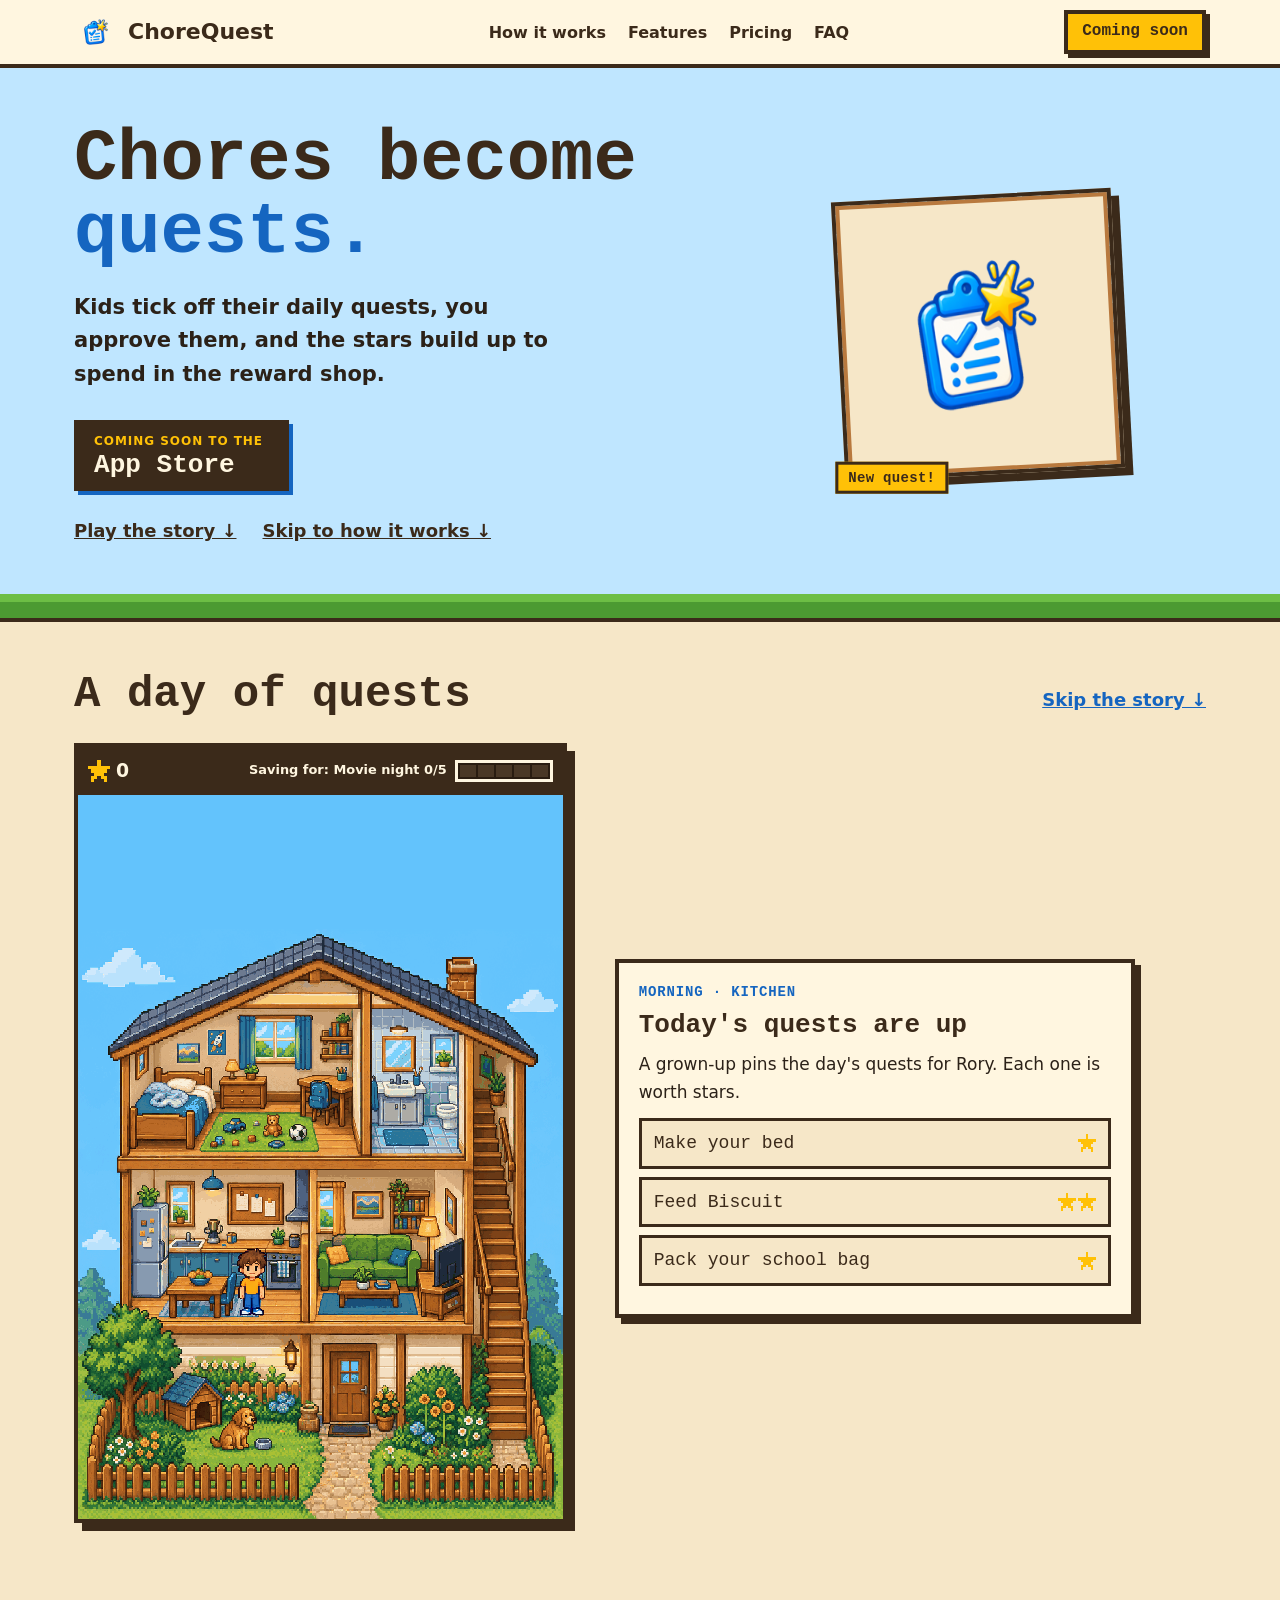
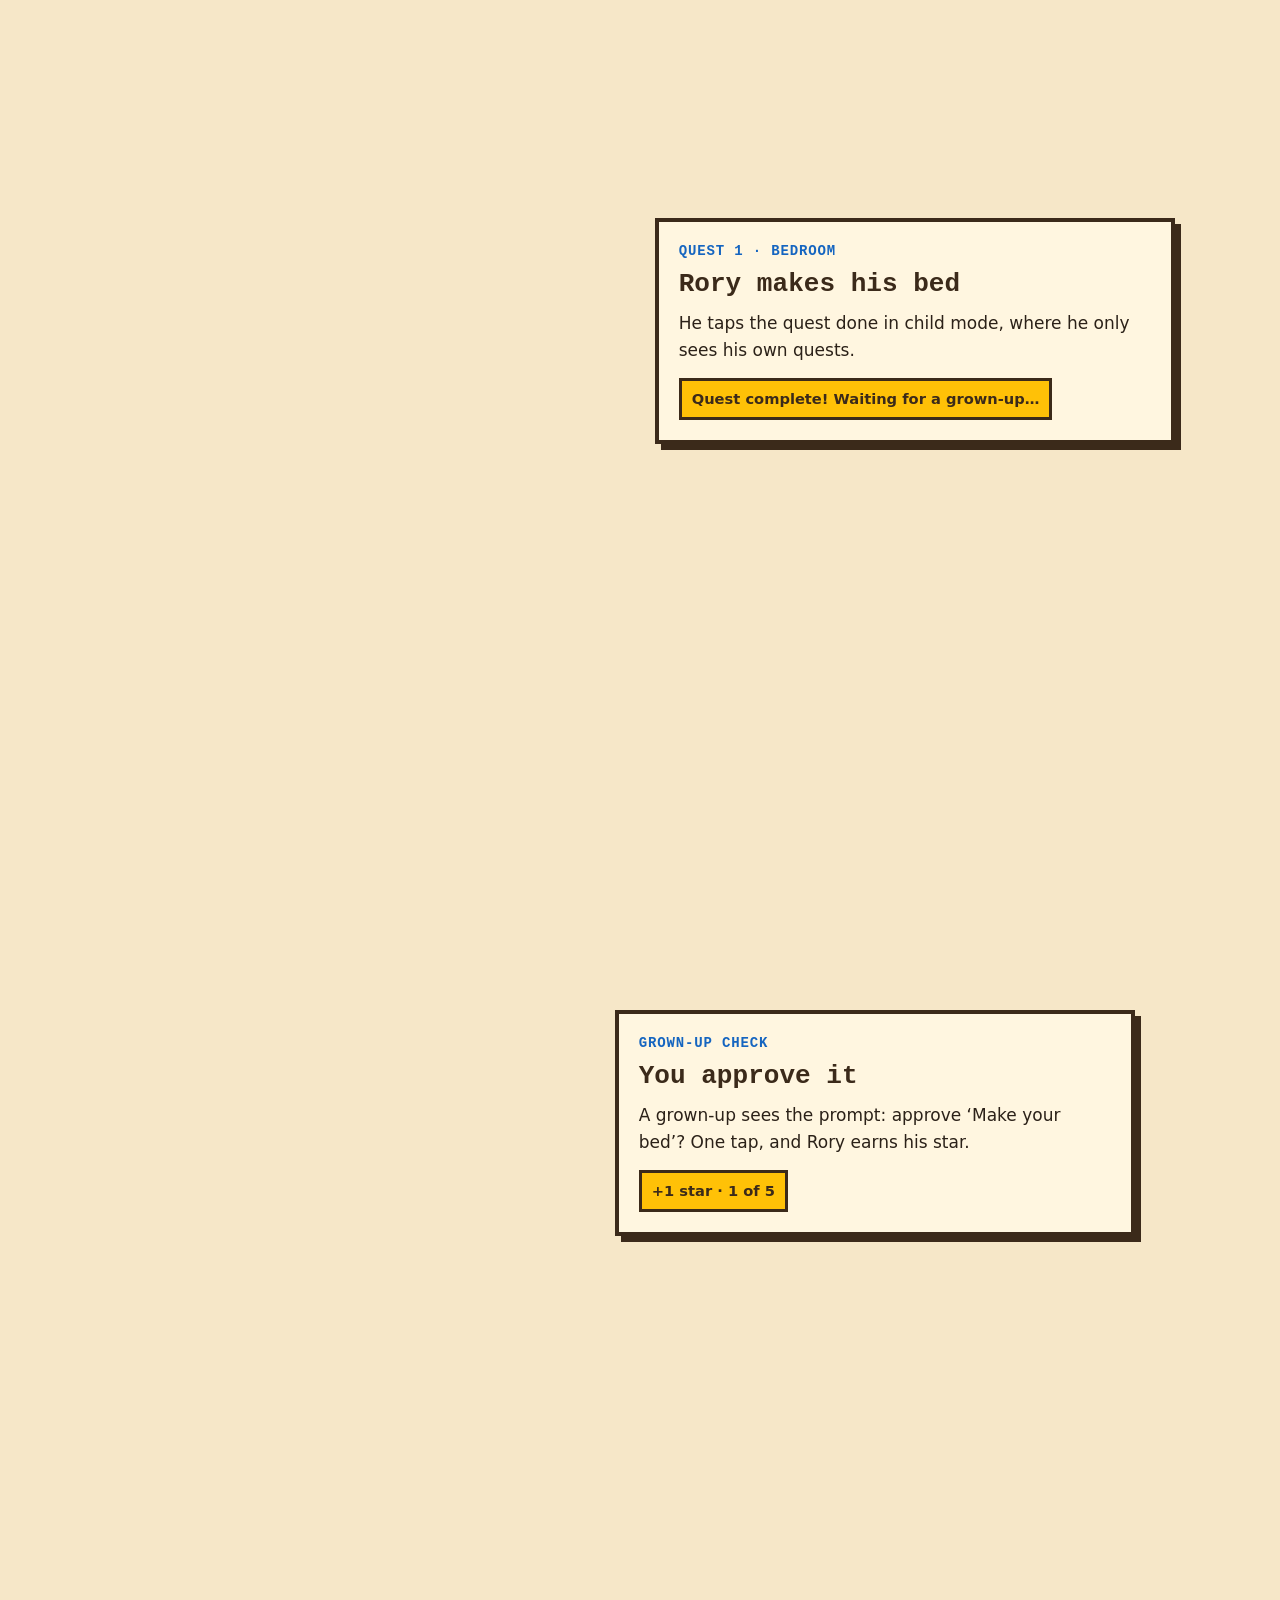
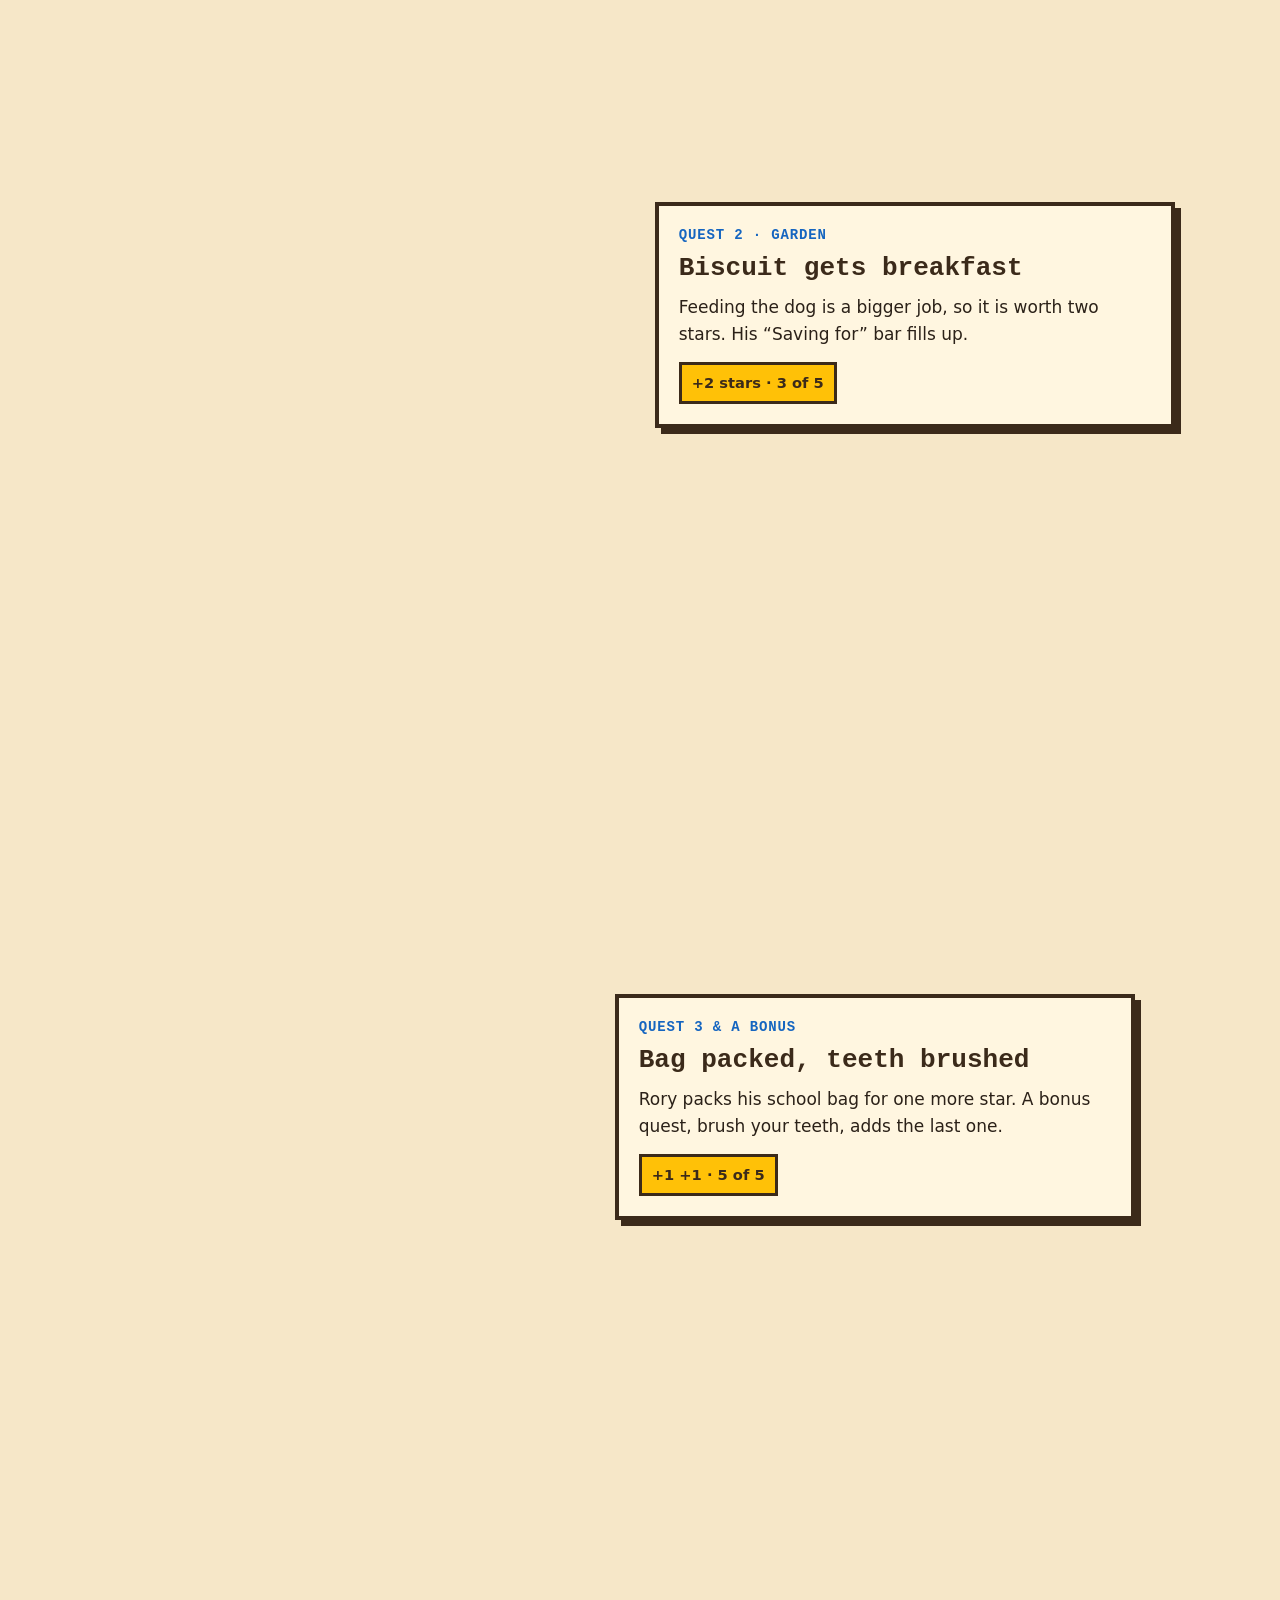
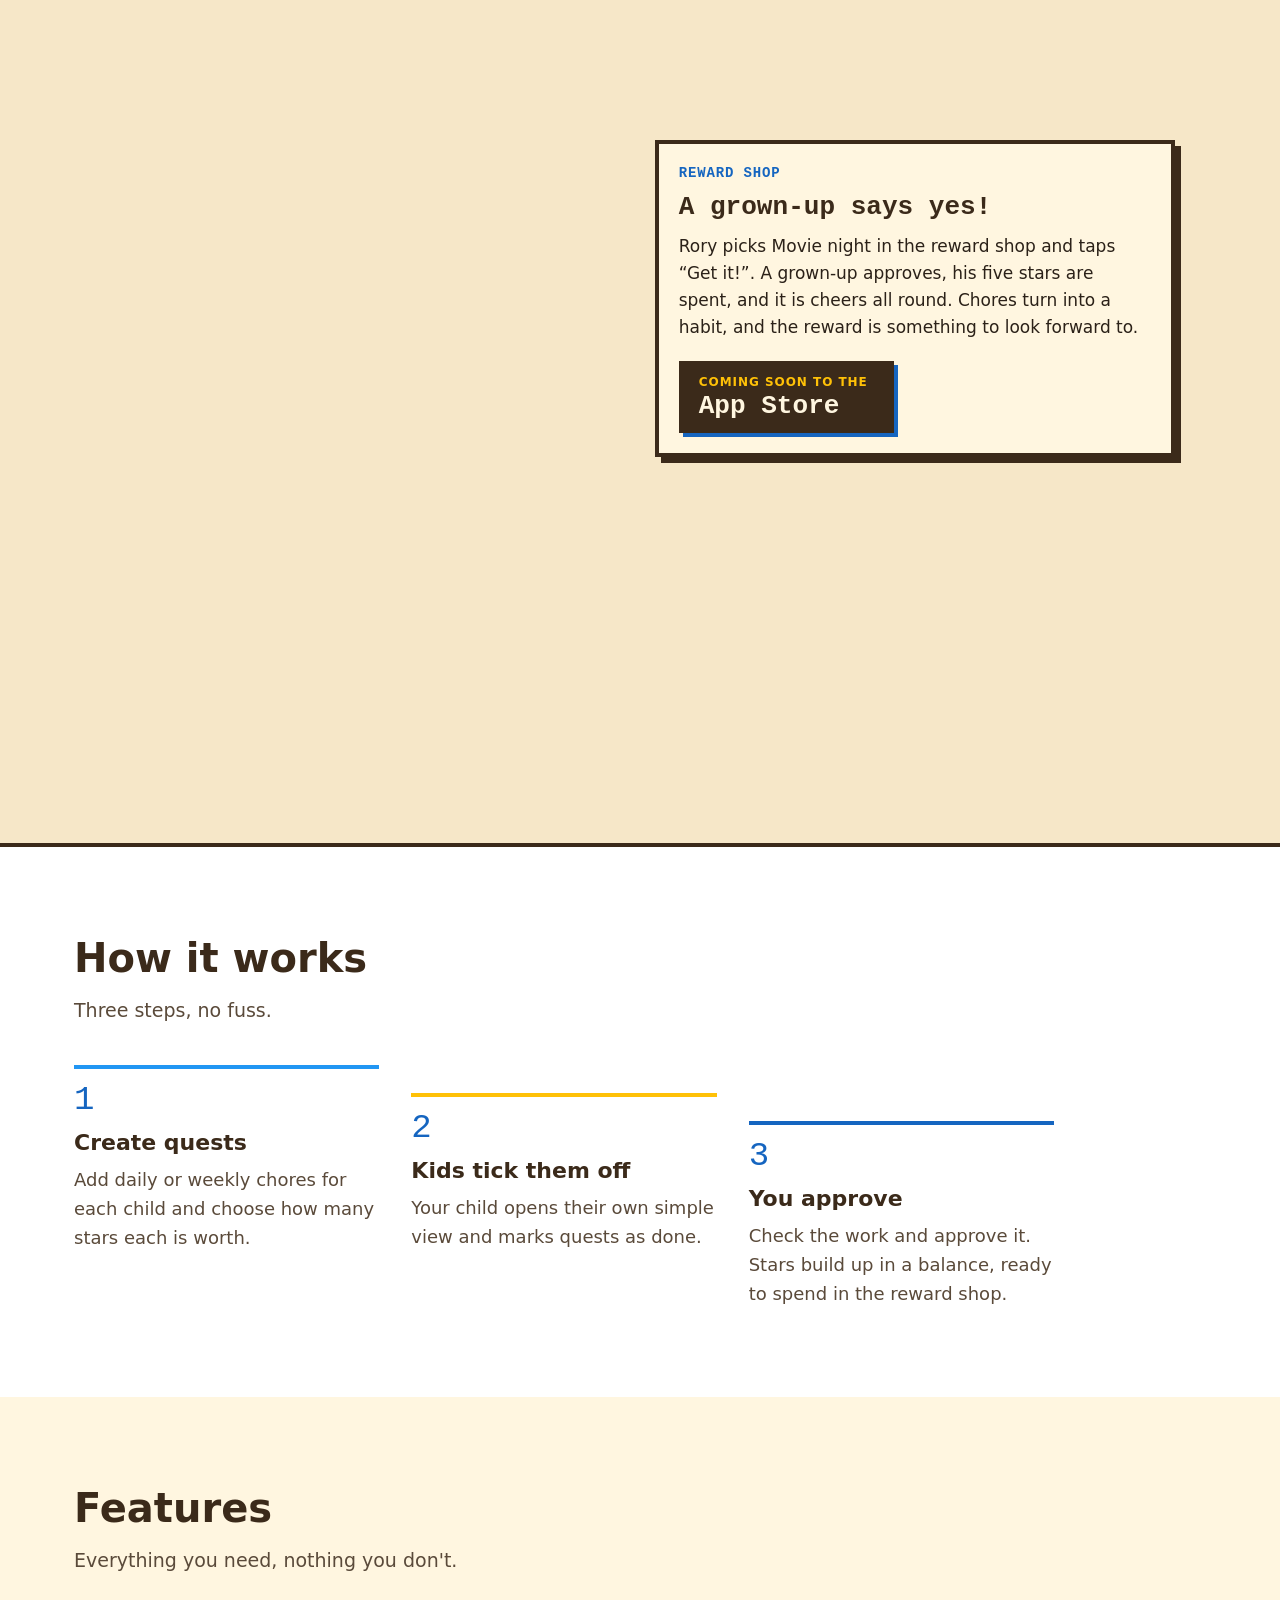
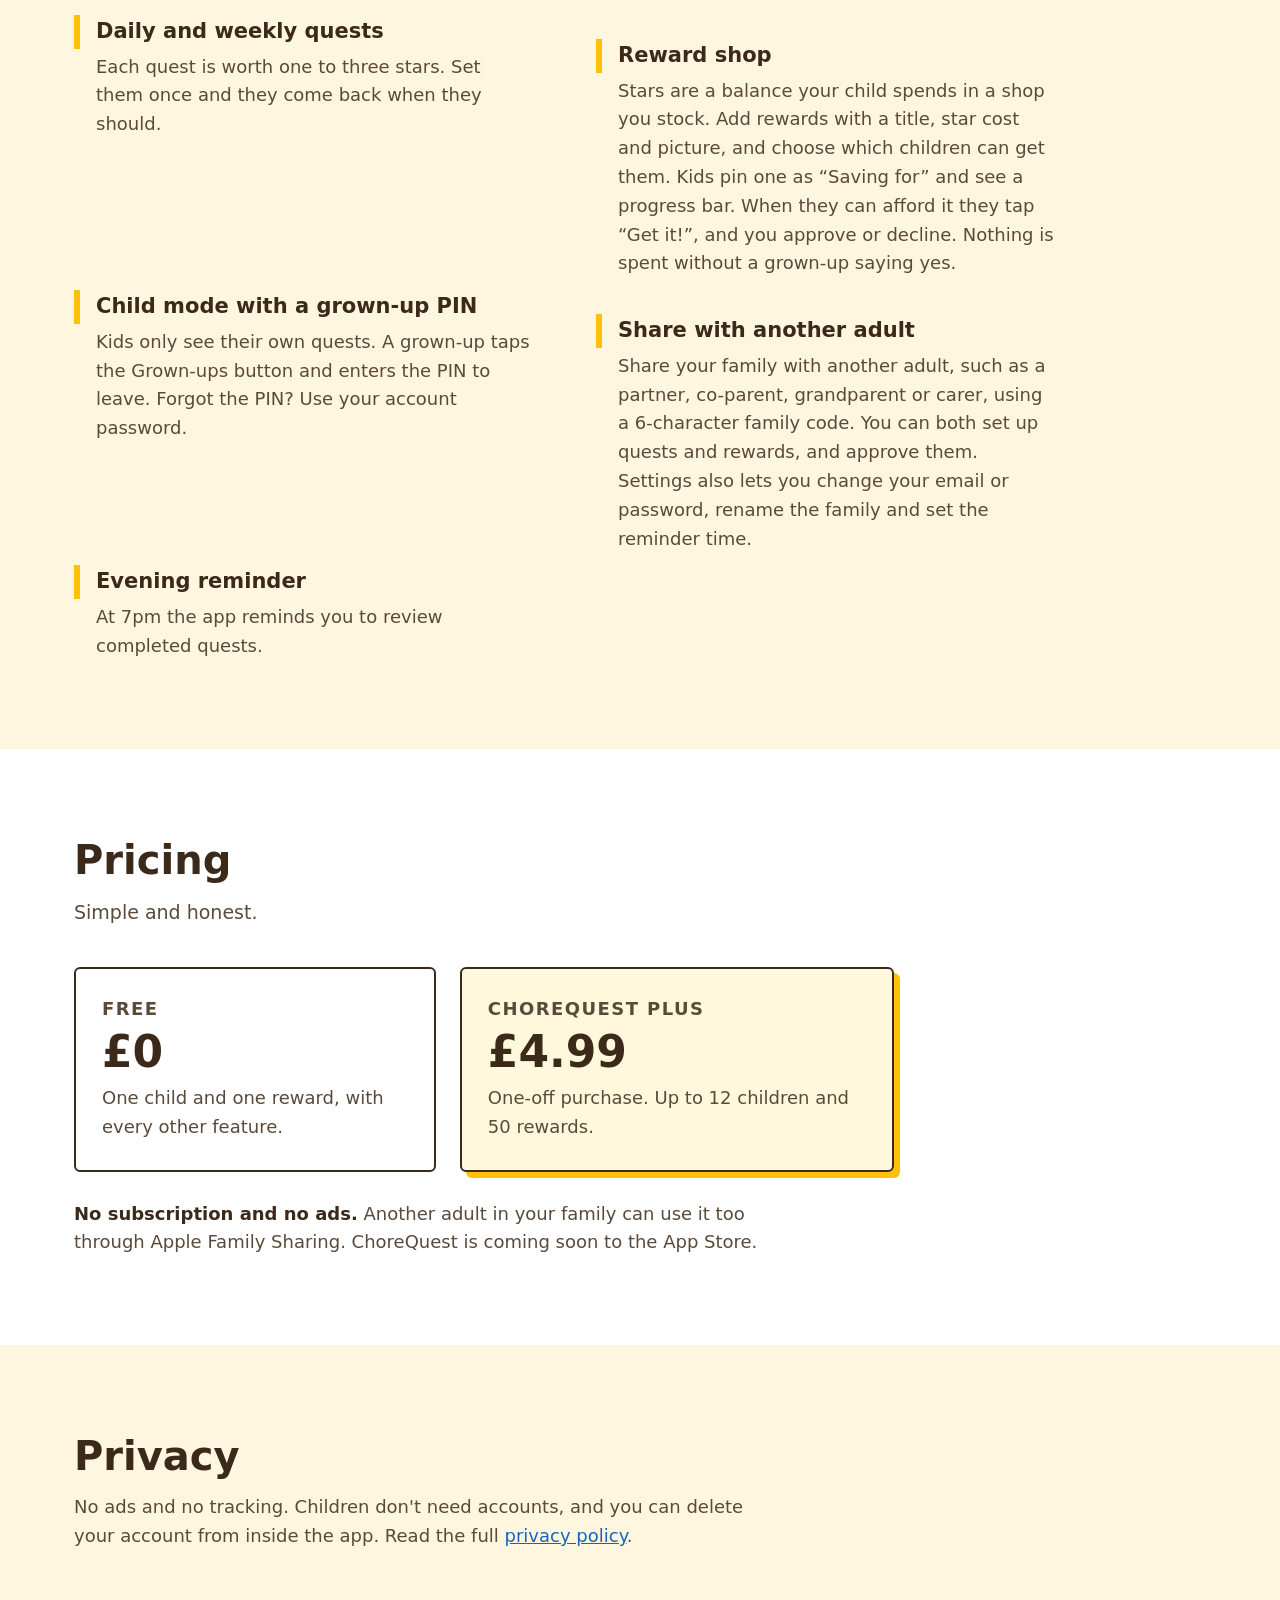
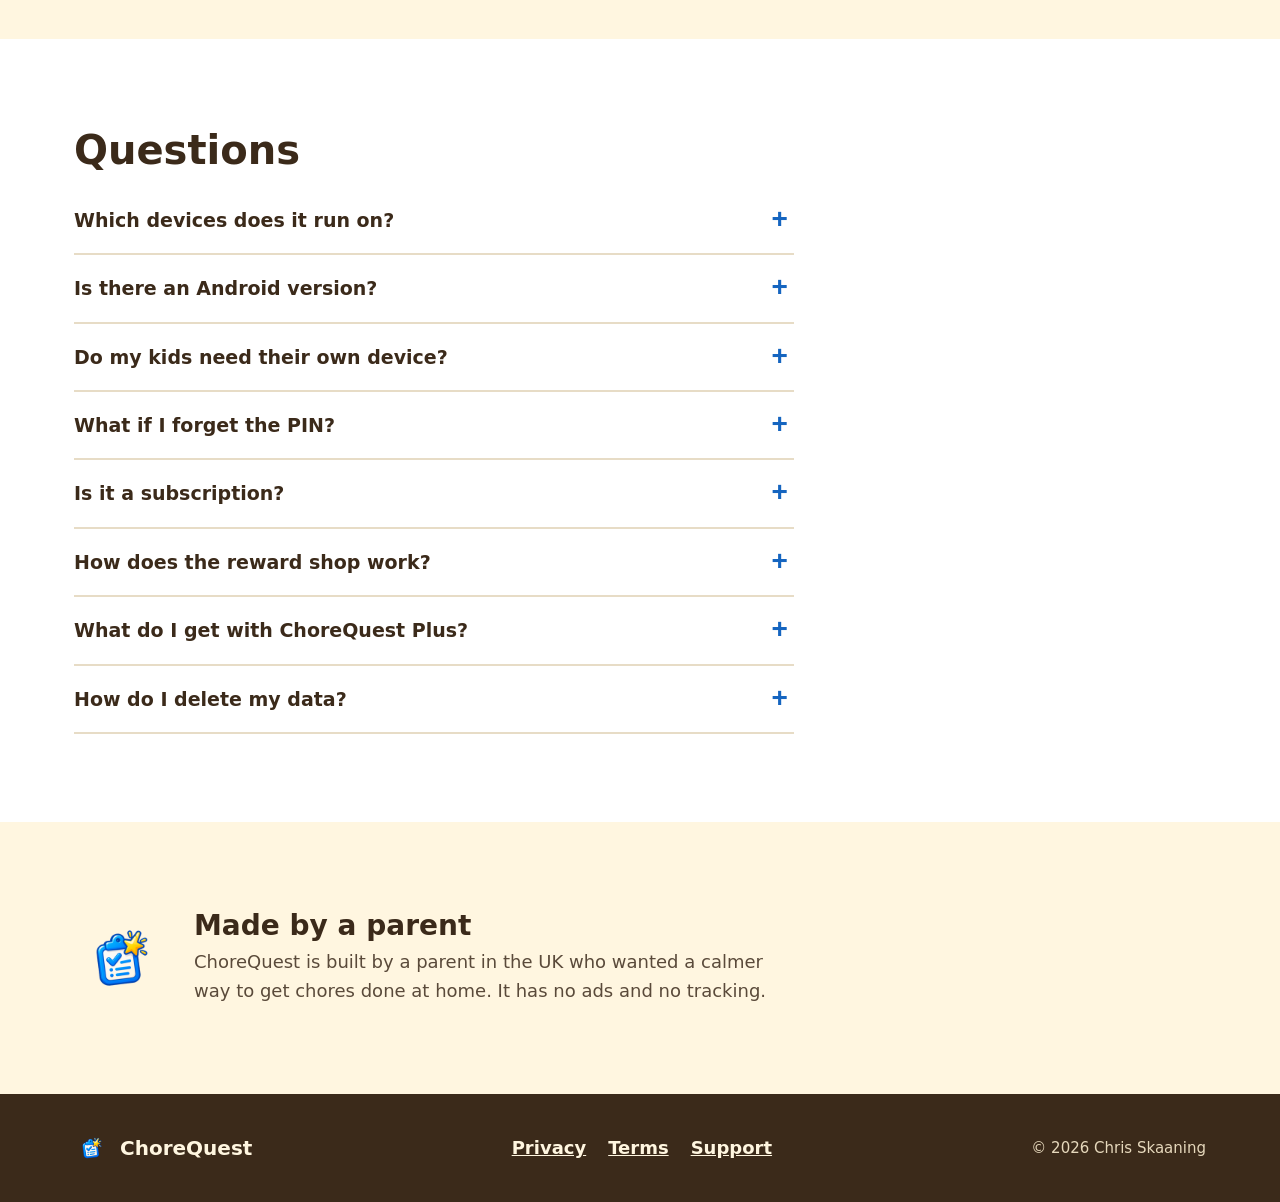
<file: index.html>
<!DOCTYPE html>
<html lang="en">
<head>
  <meta charset="UTF-8" />
  <meta name="viewport" content="width=device-width, initial-scale=1.0" />
  <meta http-equiv="Content-Security-Policy"
        content="default-src 'self'; style-src 'self' https://fonts.googleapis.com; font-src https://fonts.gstatic.com; img-src 'self' data:; script-src 'self'; connect-src 'none'; object-src 'none'; base-uri 'self'; form-action 'none';" />
  <title>ChoreQuest — Chores & Rewards for Kids</title>
  <meta name="description" content="ChoreQuest turns daily chores into quests. Kids tick them off, you approve, and stars build up for rewards you choose. No ads, no tracking. Coming soon to the App Store." />
  <meta property="og:title" content="ChoreQuest — Chores become quests" />
  <meta property="og:description" content="Kids tick off quests, you approve, stars buy rewards you choose. Coming soon to the App Store." />
  <meta property="og:type" content="website" />
  <meta name="theme-color" content="#FFF6E0" />
  <link rel="icon" type="image/png" sizes="32x32" href="img/favicon-32.png" />
  <link rel="icon" type="image/png" sizes="16x16" href="img/favicon-16.png" />
  <link rel="apple-touch-icon" href="img/apple-touch-icon.png" />
  <link rel="preconnect" href="https://fonts.googleapis.com" />
  <link rel="preconnect" href="https://fonts.gstatic.com" crossorigin />
  <link href="https://fonts.googleapis.com/css2?family=Nunito:wght@400;600;700;800&family=Jersey+10&display=swap" rel="stylesheet" />
  <link rel="stylesheet" href="css/site.css" />
  <script src="js/story.js" defer></script>
</head>
<body>
<svg class="sprites" width="0" height="0" aria-hidden="true" focusable="false">
  <symbol id="px-star" viewBox="0 0 7 7" shape-rendering="crispEdges">
    <rect x="3" y="0" width="1" height="2"/><rect x="0" y="2" width="7" height="1"/><rect x="1" y="3" width="5" height="1"/>
    <rect x="2" y="4" width="3" height="1"/><rect x="1" y="5" width="2" height="1"/><rect x="4" y="5" width="2" height="1"/>
    <rect x="1" y="6" width="1" height="1"/><rect x="5" y="6" width="1" height="1"/>
  </symbol>
  <symbol id="px-tick" viewBox="0 0 7 6" shape-rendering="crispEdges">
    <rect x="5" y="0" width="2" height="1"/><rect x="4" y="1" width="2" height="1"/><rect x="0" y="2" width="1" height="2"/>
    <rect x="3" y="2" width="2" height="1"/><rect x="1" y="3" width="2" height="2"/><rect x="2" y="4" width="2" height="2"/>
  </symbol>
</svg>

<a class="skip-link" href="#how">Skip to the plain-text overview</a>

<header class="nav">
  <div class="wrap">
    <a class="brand" href="index.html"><img src="img/logo.png" alt="" width="44" height="44" />ChoreQuest</a>
    <nav aria-label="Main">
      <ul class="nav-links">
        <li><a href="#how">How it works</a></li>
        <li><a href="#features">Features</a></li>
        <li><a href="#pricing">Pricing</a></li>
        <li><a href="#faq">FAQ</a></li>
      </ul>
    </nav>
    <a class="btn-px" href="#pricing">Coming soon</a>
  </div>
</header>

<main>
<section class="hero" aria-labelledby="hero-title">
  <div class="wrap">
    <div>
      <h1 id="hero-title">Chores become <span>quests.</span></h1>
      <p class="sub">Kids tick off their daily quests, you approve them, and the stars build up to spend in the reward shop.</p>
      <a class="store-badge" href="#pricing"><small>Coming soon to the</small><strong>App Store</strong></a>
      <p class="hero-links"><a href="#story">Play the story &darr;</a> <a href="#how">Skip to how it works &darr;</a></p>
    </div>
    <div class="hero-item" aria-hidden="true">
      <div class="slot"><img src="img/logo.png" alt="" width="256" height="256" /></div>
      <span class="tag ui">New quest!</span>
    </div>
  </div>
</section>

<section class="story" id="story" aria-labelledby="story-title">
  <div class="wrap">
    <div class="story-head">
      <h2 id="story-title">A day of quests</h2>
      <a href="#how">Skip the story &darr;</a>
    </div>
    <div class="story-grid">
      <div class="stage" id="stage" role="img" aria-label="Illustration: a three-floor family house. Rory, a boy, walks between the rooms as his quests are completed and his star count and saving-for bar fill up.">
        <div class="hud" aria-hidden="true">
          <div class="hud-stars" id="hud-stars"><svg class="px-star" viewBox="0 0 7 7"><use href="#px-star"/></svg><span id="hud-count">0</span></div>
          <div class="hud-goal"><span class="lbl" id="goal-lbl">Saving for: Movie night 0/5</span>
            <div class="bar"><i></i><i></i><i></i><i></i><i></i></div></div>
        </div>
        <div class="house-wrap" aria-hidden="true">
          <div class="house" id="house">
            <div class="dog-pop" id="dog-pop">+2 <svg class="px-star" viewBox="0 0 7 7"><use href="#px-star"/></svg></div>
            <div class="logo-item" id="logo-item"><img src="img/logo.png" alt="" width="256" height="256" /></div>
            <div class="kid" id="kid"><div class="sheet"></div></div>
          </div>
        </div>
        <div class="phone" aria-hidden="true">
          <div class="screen">Approve &lsquo;Make your bed&rsquo;?
            <div class="tick"><svg viewBox="0 0 7 6"><use href="#px-tick"/></svg></div></div>
        </div>
      </div>

      <div class="beats">
        <article class="beat" id="beat-1">
          <div class="card">
            <p class="kicker">Morning &middot; Kitchen</p>
            <h3>Today's quests are up</h3>
            <p>A grown-up pins the day's quests for Rory. Each one is worth stars.</p>
            <ul class="quests">
              <li>Make your bed <span class="stars" aria-hidden="true"><svg class="px-star" viewBox="0 0 7 7"><use href="#px-star"/></svg></span><span class="sr">1 star</span></li>
              <li>Feed Biscuit <span class="stars" aria-hidden="true"><svg class="px-star" viewBox="0 0 7 7"><use href="#px-star"/></svg><svg class="px-star" viewBox="0 0 7 7"><use href="#px-star"/></svg></span><span class="sr">2 stars</span></li>
              <li>Pack your school bag <span class="stars" aria-hidden="true"><svg class="px-star" viewBox="0 0 7 7"><use href="#px-star"/></svg></span><span class="sr">1 star</span></li>
            </ul>
          </div>
        </article>

        <article class="beat" id="beat-2">
          <div class="card">
            <p class="kicker">Quest 1 &middot; Bedroom</p>
            <h3>Rory makes his bed</h3>
            <p>He taps the quest done in child mode, where he only sees his own quests.</p>
            <span class="banner">Quest complete! Waiting for a grown-up&hellip;</span>
          </div>
        </article>

        <article class="beat" id="beat-3">
          <div class="card">
            <p class="kicker">Grown-up check</p>
            <h3>You approve it</h3>
            <p>A grown-up sees the prompt: approve &lsquo;Make your bed&rsquo;? One tap, and Rory earns his star.</p>
            <span class="banner">+1 star &middot; 1 of 5</span>
          </div>
        </article>

        <article class="beat" id="beat-4">
          <div class="card">
            <p class="kicker">Quest 2 &middot; Garden</p>
            <h3>Biscuit gets breakfast</h3>
            <p>Feeding the dog is a bigger job, so it is worth two stars. His &ldquo;Saving for&rdquo; bar fills up.</p>
            <span class="banner">+2 stars &middot; 3 of 5</span>
          </div>
        </article>

        <article class="beat" id="beat-5">
          <div class="card">
            <p class="kicker">Quest 3 &amp; a bonus</p>
            <h3>Bag packed, teeth brushed</h3>
            <p>Rory packs his school bag for one more star. A bonus quest, brush your teeth, adds the last one.</p>
            <span class="banner">+1 +1 &middot; 5 of 5</span>
          </div>
        </article>

        <article class="beat" id="beat-6">
          <div class="card">
            <p class="kicker">Reward shop</p>
            <h3>A grown-up says yes!</h3>
            <p>Rory picks Movie night in the reward shop and taps &ldquo;Get it!&rdquo;. A grown-up approves, his five stars are spent, and it is cheers all round. Chores turn into a habit, and the reward is something to look forward to.</p>
            <a class="store-badge" href="#pricing"><small>Coming soon to the</small><strong>App Store</strong></a>
          </div>
        </article>
      </div>
    </div>
  </div>
</section>

<div class="plain">
  <section class="section" id="how" aria-labelledby="how-title">
    <div class="wrap">
      <h2 id="how-title">How it works</h2>
      <p class="lead">Three steps, no fuss.</p>
      <ol class="steps">
        <li><h3>Create quests</h3><p>Add daily or weekly chores for each child and choose how many stars each is worth.</p></li>
        <li><h3>Kids tick them off</h3><p>Your child opens their own simple view and marks quests as done.</p></li>
        <li><h3>You approve</h3><p>Check the work and approve it. Stars build up in a balance, ready to spend in the reward shop.</p></li>
      </ol>
    </div>
  </section>

  <section class="section alt" id="features" aria-labelledby="features-title">
    <div class="wrap">
      <h2 id="features-title">Features</h2>
      <p class="lead">Everything you need, nothing you don't.</p>
      <div class="features">
        <div><h3>Daily and weekly quests</h3><p>Each quest is worth one to three stars. Set them once and they come back when they should.</p></div>
        <div><h3>Reward shop</h3><p>Stars are a balance your child spends in a shop you stock. Add rewards with a title, star cost and picture, and choose which children can get them. Kids pin one as &ldquo;Saving for&rdquo; and see a progress bar. When they can afford it they tap &ldquo;Get it!&rdquo;, and you approve or decline. Nothing is spent without a grown-up saying yes.</p></div>
        <div><h3>Child mode with a grown-up PIN</h3><p>Kids only see their own quests. A grown-up taps the Grown-ups button and enters the PIN to leave. Forgot the PIN? Use your account password.</p></div>
        <div><h3>Share with another adult</h3><p>Share your family with another adult, such as a partner, co-parent, grandparent or carer, using a 6-character family code. You can both set up quests and rewards, and approve them. Settings also lets you change your email or password, rename the family and set the reminder time.</p></div>
        <div><h3>Evening reminder</h3><p>At 7pm the app reminds you to review completed quests.</p></div>
      </div>
    </div>
  </section>

  <section class="section" id="pricing" aria-labelledby="pricing-title">
    <div class="wrap">
      <h2 id="pricing-title">Pricing</h2>
      <p class="lead">Simple and honest.</p>
      <div class="price-grid">
        <div class="price"><h3>Free</h3><div class="amt">&pound;0</div><p>One child and one reward, with every other feature.</p></div>
        <div class="price paid"><h3>ChoreQuest Plus</h3><div class="amt">&pound;4.99</div><p>One-off purchase. Up to 12 children and 50 rewards.</p></div>
      </div>
      <p class="price-note"><strong>No subscription and no ads.</strong> Another adult in your family can use it too through Apple Family Sharing. ChoreQuest is coming soon to the App Store.</p>
    </div>
  </section>

  <section class="section alt" aria-labelledby="privacy-title">
    <div class="wrap">
      <h2 id="privacy-title">Privacy</h2>
      <p class="privacy-p">No ads and no tracking. Children don't need accounts, and you can delete your account from inside the app. Read the full <a href="privacy.html">privacy policy</a>.</p>
    </div>
  </section>

  <section class="section" id="faq" aria-labelledby="faq-title">
    <div class="wrap">
      <h2 id="faq-title">Questions</h2>
      <details><summary>Which devices does it run on?</summary><p>iPhone and iPad.</p></details>
      <details><summary>Is there an Android version?</summary><p>Not yet.</p></details>
      <details><summary>Do my kids need their own device?</summary><p>No. Child mode works on your phone, or on a tablet your child uses.</p></details>
      <details><summary>What if I forget the PIN?</summary><p>Tap Grown-ups, then &ldquo;Forgot PIN?&rdquo;. After you enter your account password you can choose a new PIN.</p></details>
      <details><summary>Is it a subscription?</summary><p>No. The app is free for one child and one reward, and ChoreQuest Plus is a single &pound;4.99 purchase. No ads.</p></details>
      <details><summary>How does the reward shop work?</summary><p>Stars are a balance. You add rewards with a title, star cost, picture and which children can get them. A child can pin one as &ldquo;Saving for&rdquo; to see a progress bar, and taps &ldquo;Get it!&rdquo; when they have enough stars. A grown-up then approves it, which spends the stars, or declines it. Kids can&rsquo;t spend stars without approval.</p></details>
      <details><summary>What do I get with ChoreQuest Plus?</summary><p>A one-off &pound;4.99 purchase that unlocks up to 12 children and up to 50 rewards in the shop. The free app has one child and one reward. It isn&rsquo;t a subscription, there are no ads, and Apple Family Sharing covers another adult in your family. Existing purchases count.</p></details>
      <details><summary>How do I delete my data?</summary><p>You can delete your account in the app under Settings &rarr; Delete account. See the <a href="privacy.html">privacy policy</a> for details, or <a href="support.html">contact support</a>.</p></details>
    </div>
  </section>

  <section class="section alt" aria-labelledby="maker-title">
    <div class="wrap">
      <div class="maker">
        <img src="img/logo.png" alt="" width="96" height="96" />
        <div>
          <h2 id="maker-title">Made by a parent</h2>
          <p>ChoreQuest is built by a parent in the UK who wanted a calmer way to get chores done at home. It has no ads and no tracking.</p>
        </div>
      </div>
    </div>
  </section>
</div>
</main>

<footer class="foot">
  <div class="wrap">
    <a class="brand" href="index.html"><img src="img/logo.png" alt="" width="36" height="36" />ChoreQuest</a>
    <nav aria-label="Footer">
      <a href="privacy.html">Privacy</a>
      <a href="terms.html">Terms</a>
      <a href="support.html">Support</a>
    </nav>
    <small>&copy; 2026 Chris Skaaning</small>
  </div>
</footer>
</body>
</html>
</file>
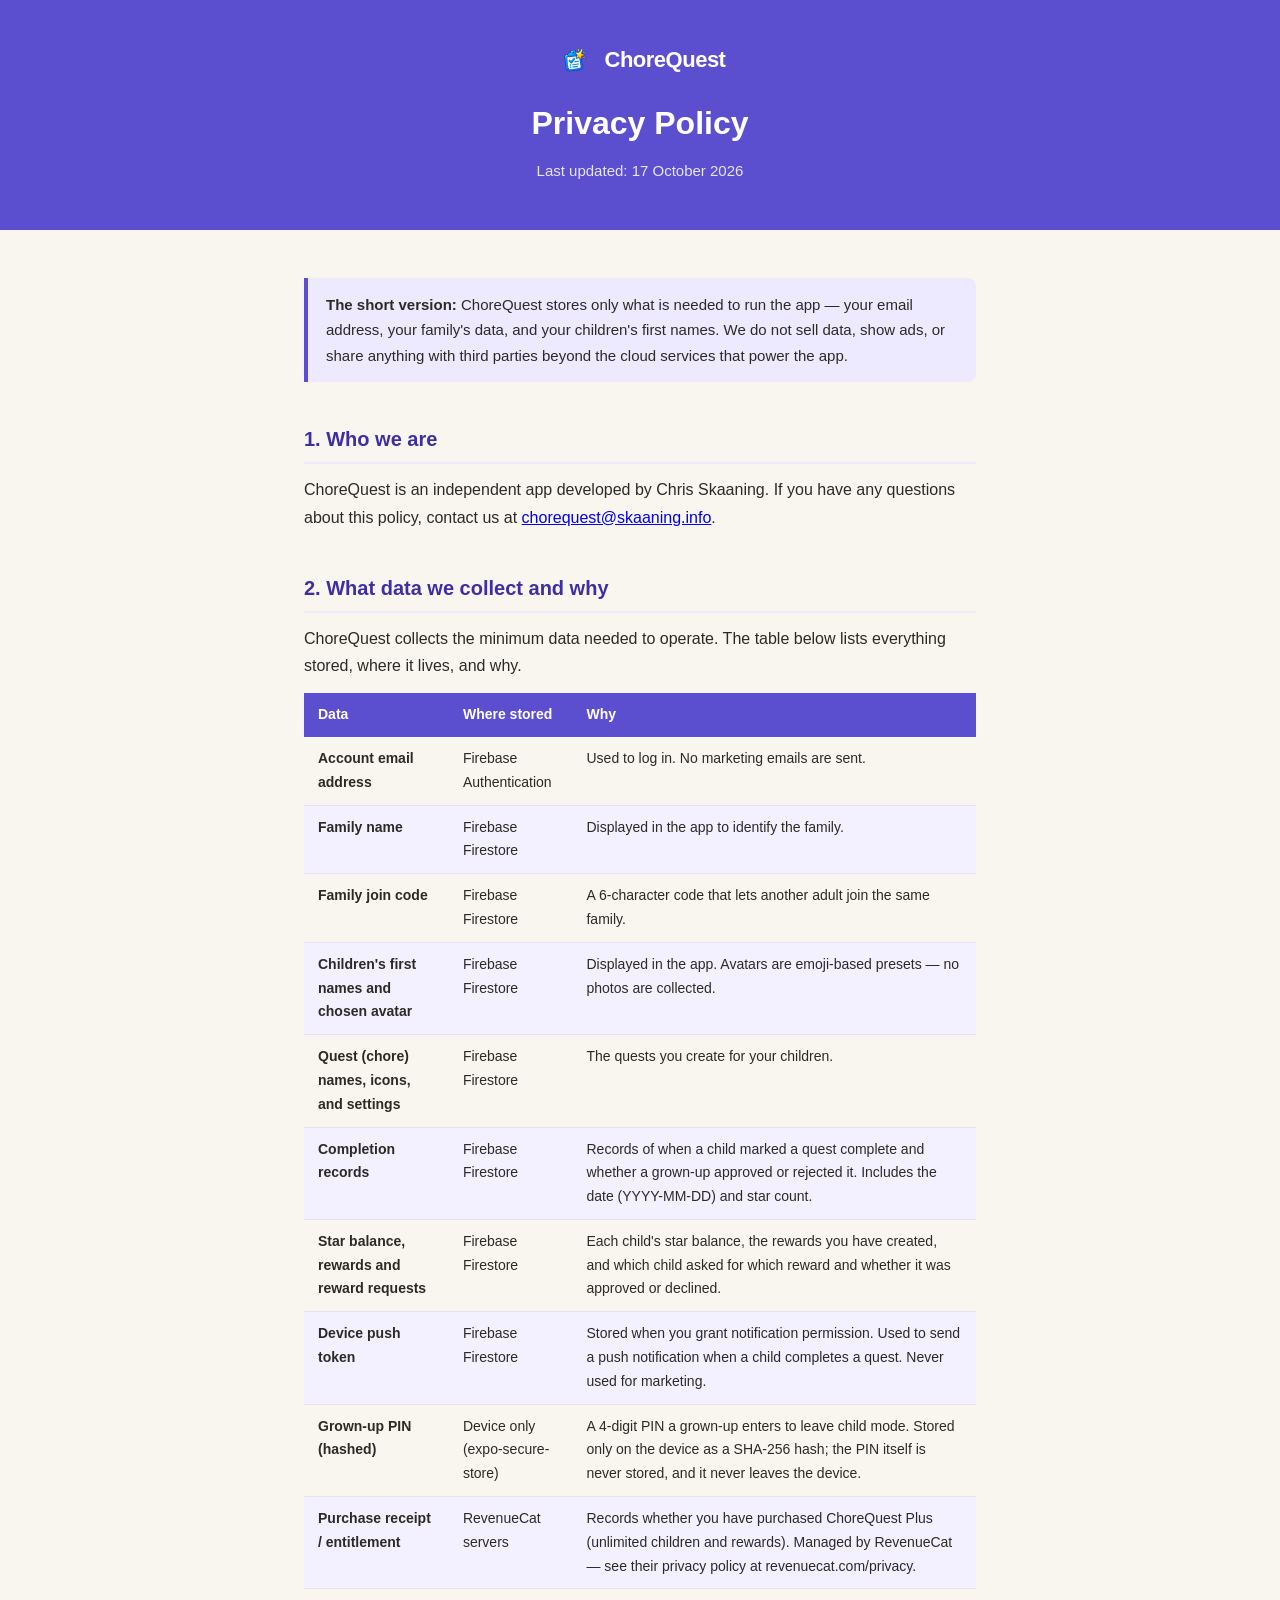
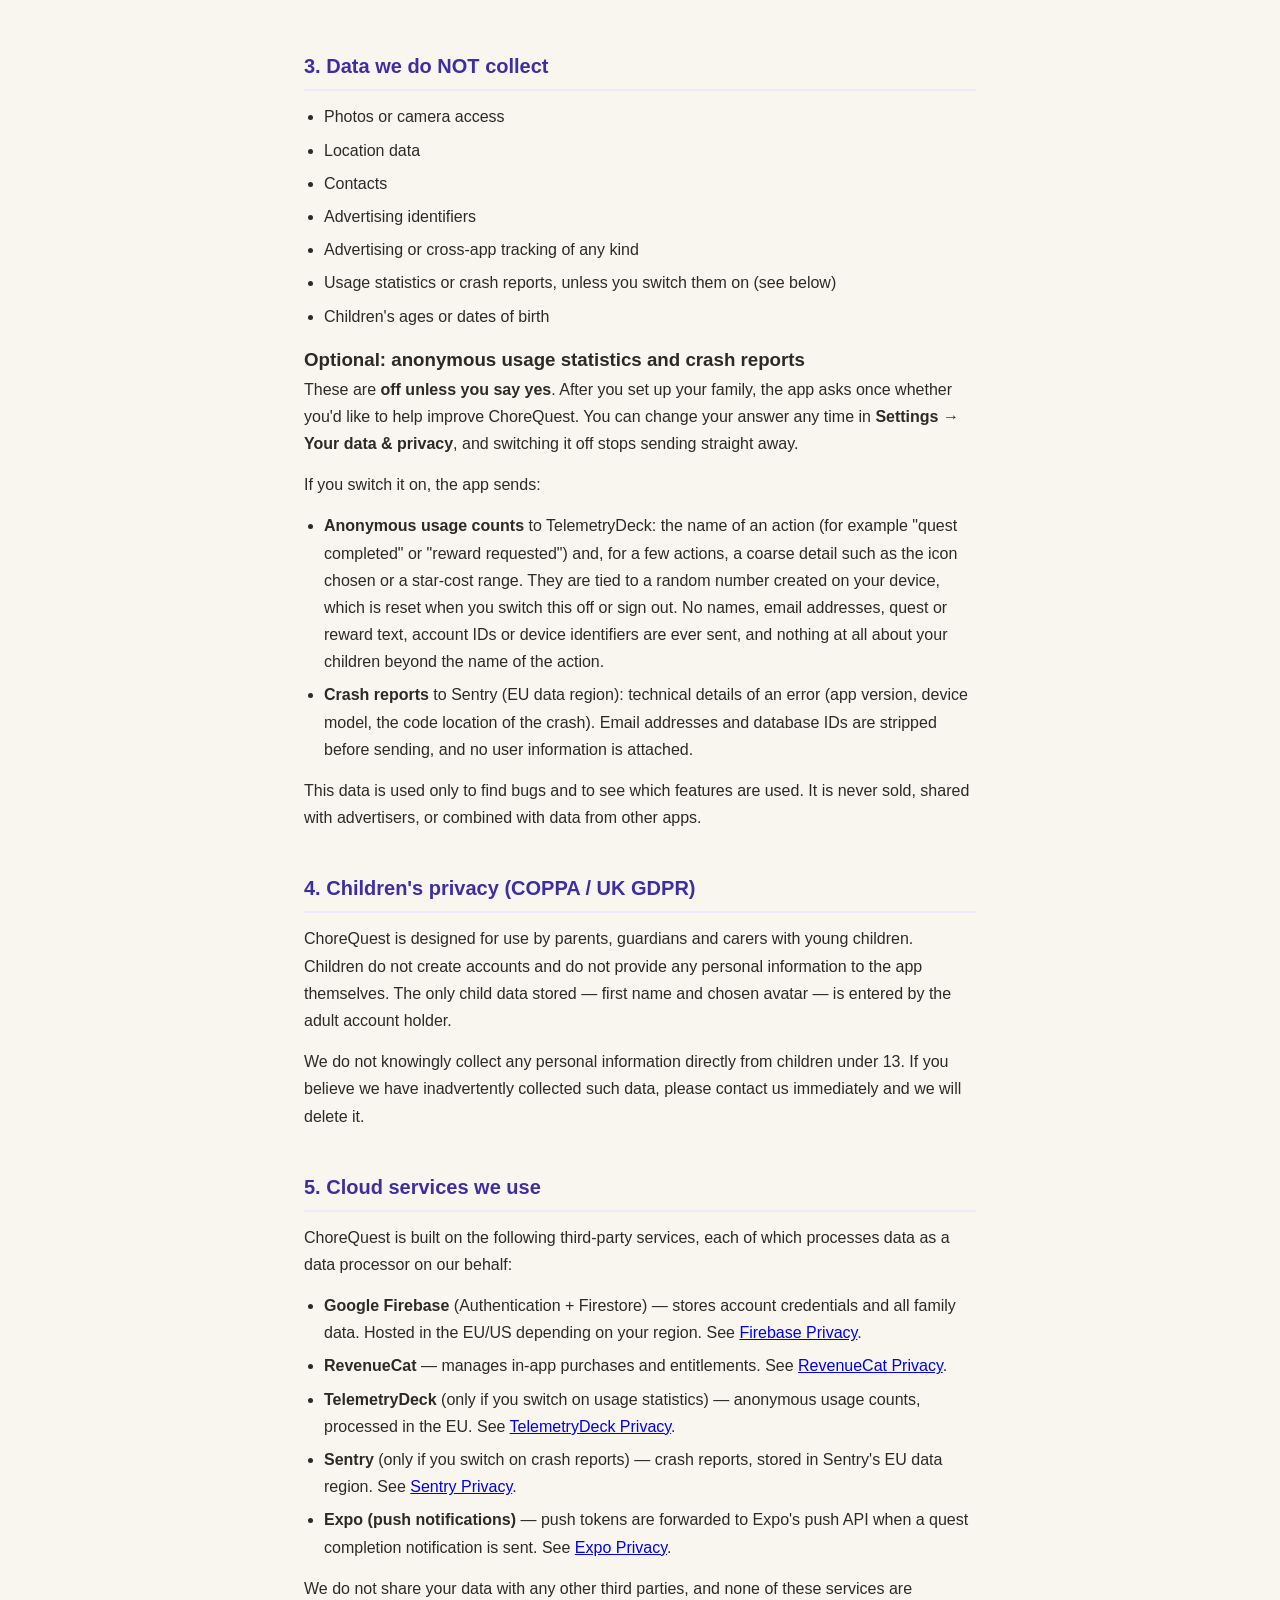
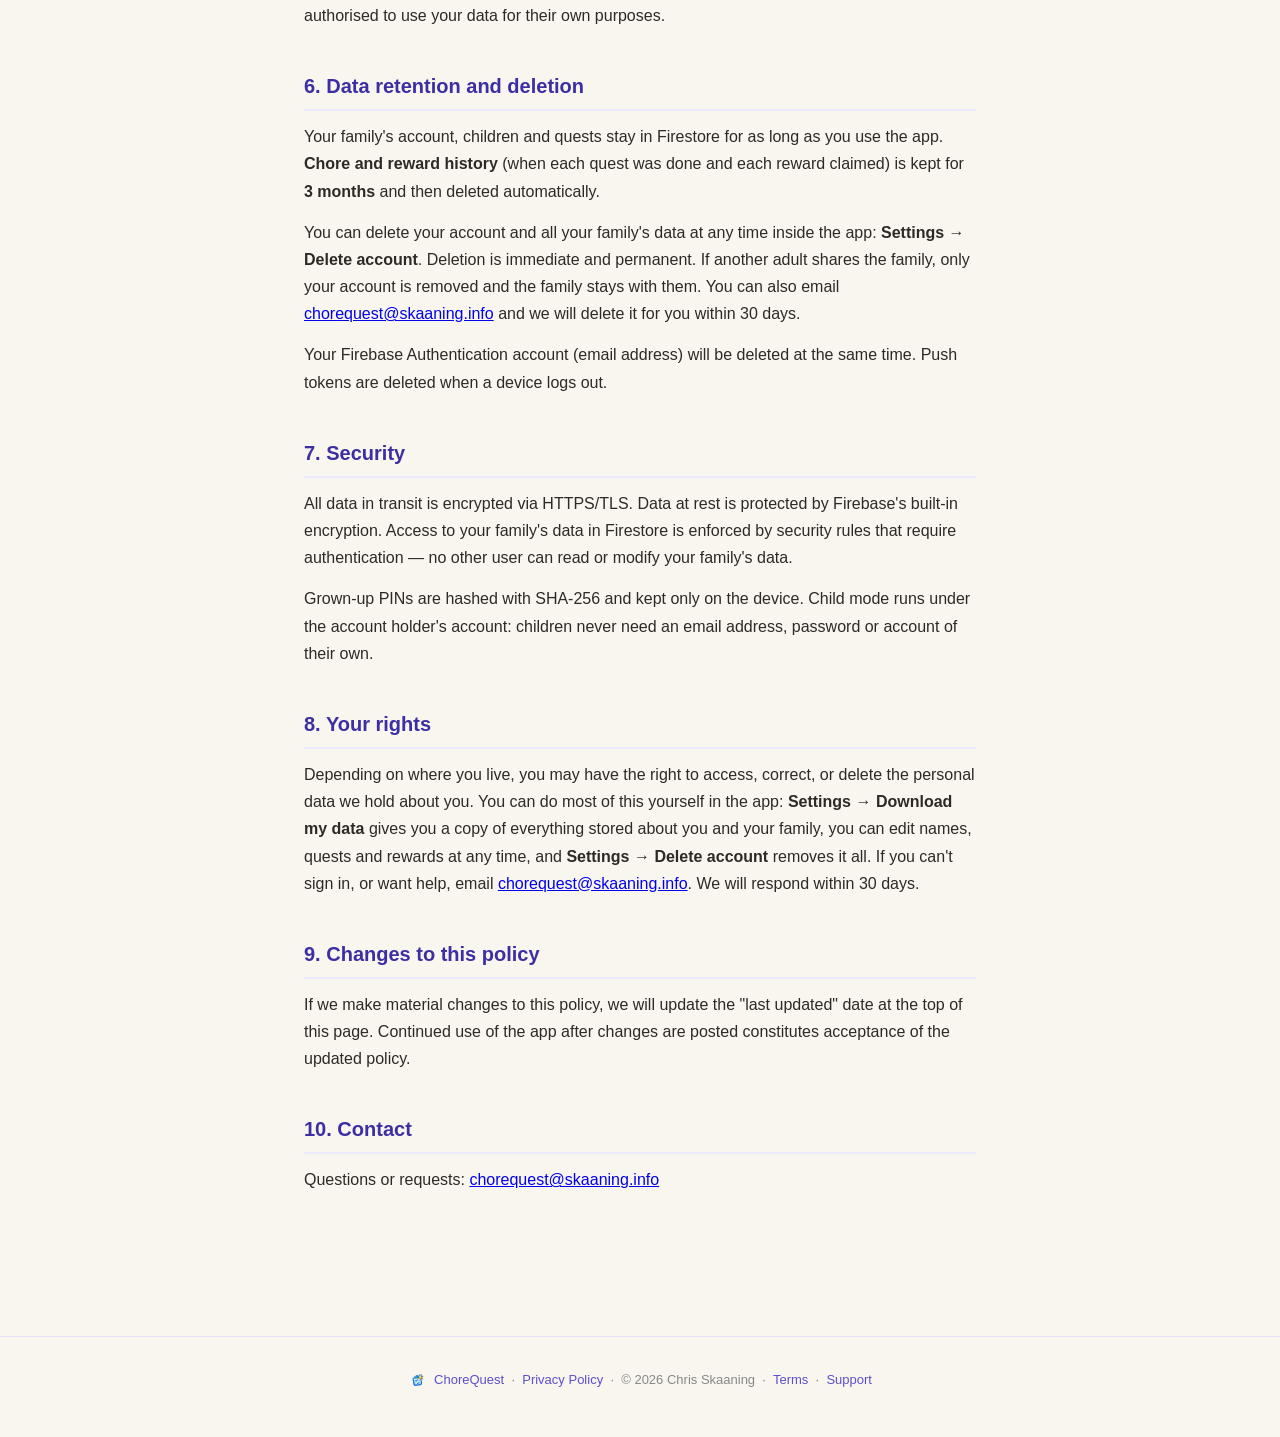
<file: privacy.html>
<!DOCTYPE html>
<html lang="en">
<head>
  <meta charset="UTF-8" />
  <meta name="viewport" content="width=device-width, initial-scale=1.0" />
  <meta http-equiv="Content-Security-Policy"
        content="default-src 'none'; style-src 'unsafe-inline'; font-src https://fonts.gstatic.com; img-src 'self'; connect-src 'none'; frame-ancestors 'none';" />
  <link rel="icon" type="image/png" sizes="32x32" href="img/favicon-32.png" />
  <link rel="icon" type="image/png" sizes="16x16" href="img/favicon-16.png" />
  <link rel="apple-touch-icon" href="img/apple-touch-icon.png" />
  <title>Privacy Policy — ChoreQuest</title>
  <style>
    *, *::before, *::after { box-sizing: border-box; margin: 0; padding: 0; }

    body {
      font-family: -apple-system, BlinkMacSystemFont, 'Segoe UI', Roboto, sans-serif;
      background: #f9f6f0;
      color: #2d2a26;
      line-height: 1.7;
    }

    header {
      background: #5c4fcf;
      color: #fff;
      padding: 40px 24px 32px;
      text-align: center;
    }
    header a {
      display: inline-block;
      font-size: 22px;
      font-weight: 800;
      color: #fff;
      text-decoration: none;
      margin-bottom: 16px;
      letter-spacing: -0.5px;
    }
    header h1 { font-size: clamp(22px, 5vw, 32px); font-weight: 700; margin-bottom: 8px; }
    header p  { opacity: 0.85; font-size: 15px; }

    main {
      max-width: 720px;
      margin: 48px auto;
      padding: 0 24px 80px;
    }

    h2 {
      font-size: 20px;
      font-weight: 700;
      color: #3d2fa3;
      margin: 40px 0 12px;
      padding-bottom: 6px;
      border-bottom: 2px solid #ede9ff;
    }

    p  { margin-bottom: 14px; }
    ul { margin: 0 0 14px 20px; }
    li { margin-bottom: 6px; }

    .highlight {
      background: #ede9ff;
      border-left: 4px solid #5c4fcf;
      border-radius: 0 8px 8px 0;
      padding: 14px 18px;
      margin: 24px 0;
      font-size: 15px;
    }

    .table-wrap { overflow-x: auto; max-width: 100%; margin-bottom: 20px; }
    .data-table {
      width: 100%;
      border-collapse: collapse;
      margin-bottom: 20px;
      font-size: 14px;
    }
    .data-table th {
      background: #5c4fcf;
      color: #fff;
      text-align: left;
      padding: 10px 14px;
      font-weight: 600;
    }
    .data-table td { overflow-wrap: anywhere;
      padding: 10px 14px;
      border-bottom: 1px solid #e4e0f5;
      vertical-align: top;
    }
    .data-table tr:nth-child(even) td { background: #f3f0ff; }

    footer {
      text-align: center;
      padding: 32px 24px;
      font-size: 13px;
      color: #888;
      border-top: 1px solid #e4e0f5;
    }
    footer a { color: #5c4fcf; text-decoration: none; }
    header a.brand { display: inline-flex; align-items: center; gap: 10px; }
    header a.brand img { width: 40px; height: 40px; }
    footer a.brand { display: inline-flex; align-items: center; gap: 6px; vertical-align: middle; }
    footer a.brand img { width: 20px; height: 20px; }
  </style>
</head>
<body>

<header>
  <a href="index.html" class="brand"><img src="img/logo.png" alt="" width="40" height="40" /> ChoreQuest</a>
  <h1>Privacy Policy</h1>
  <p>Last updated: 17 October 2026</p>
</header>

<main>

  <div class="highlight">
    <strong>The short version:</strong> ChoreQuest stores only what is needed to run the app — your email address, your family's data, and your children's first names. We do not sell data, show ads, or share anything with third parties beyond the cloud services that power the app.
  </div>

  <h2>1. Who we are</h2>
  <p>ChoreQuest is an independent app developed by Chris Skaaning. If you have any questions about this policy, contact us at <a href="mailto:chorequest@skaaning.info">chorequest@skaaning.info</a>.</p>

  <h2>2. What data we collect and why</h2>
  <p>ChoreQuest collects the minimum data needed to operate. The table below lists everything stored, where it lives, and why.</p>

  <div class="table-wrap">
  <table class="data-table">
    <thead>
      <tr>
        <th>Data</th>
        <th>Where stored</th>
        <th>Why</th>
      </tr>
    </thead>
    <tbody>
      <tr>
        <td><strong>Account email address</strong></td>
        <td>Firebase Authentication</td>
        <td>Used to log in. No marketing emails are sent.</td>
      </tr>
      <tr>
        <td><strong>Family name</strong></td>
        <td>Firebase Firestore</td>
        <td>Displayed in the app to identify the family.</td>
      </tr>
      <tr>
        <td><strong>Family join code</strong></td>
        <td>Firebase Firestore</td>
        <td>A 6-character code that lets another adult join the same family.</td>
      </tr>
      <tr>
        <td><strong>Children's first names and chosen avatar</strong></td>
        <td>Firebase Firestore</td>
        <td>Displayed in the app. Avatars are emoji-based presets — no photos are collected.</td>
      </tr>
      <tr>
        <td><strong>Quest (chore) names, icons, and settings</strong></td>
        <td>Firebase Firestore</td>
        <td>The quests you create for your children.</td>
      </tr>
      <tr>
        <td><strong>Completion records</strong></td>
        <td>Firebase Firestore</td>
        <td>Records of when a child marked a quest complete and whether a grown-up approved or rejected it. Includes the date (YYYY-MM-DD) and star count.</td>
      </tr>
      <tr>
        <td><strong>Star balance, rewards and reward requests</strong></td>
        <td>Firebase Firestore</td>
        <td>Each child's star balance, the rewards you have created, and which child asked for which reward and whether it was approved or declined.</td>
      </tr>
      <tr>
        <td><strong>Device push token</strong></td>
        <td>Firebase Firestore</td>
        <td>Stored when you grant notification permission. Used to send a push notification when a child completes a quest. Never used for marketing.</td>
      </tr>
      <tr>
        <td><strong>Grown-up PIN (hashed)</strong></td>
        <td>Device only (expo-secure-store)</td>
        <td>A 4-digit PIN a grown-up enters to leave child mode. Stored only on the device as a SHA-256 hash; the PIN itself is never stored, and it never leaves the device.</td>
      </tr>
      <tr>
        <td><strong>Purchase receipt / entitlement</strong></td>
        <td>RevenueCat servers</td>
        <td>Records whether you have purchased ChoreQuest Plus (unlimited children and rewards). Managed by RevenueCat — see their privacy policy at revenuecat.com/privacy.</td>
      </tr>
    </tbody>
  </table>
  </div>

  <h2>3. Data we do NOT collect</h2>
  <ul>
    <li>Photos or camera access</li>
    <li>Location data</li>
    <li>Contacts</li>
    <li>Advertising identifiers</li>
    <li>Advertising or cross-app tracking of any kind</li>
    <li>Usage statistics or crash reports, unless you switch them on (see below)</li>
    <li>Children's ages or dates of birth</li>
  </ul>

  <h3>Optional: anonymous usage statistics and crash reports</h3>
  <p>These are <strong>off unless you say yes</strong>. After you set up your family, the app asks once whether you'd like to help improve ChoreQuest. You can change your answer any time in <strong>Settings → Your data &amp; privacy</strong>, and switching it off stops sending straight away.</p>
  <p>If you switch it on, the app sends:</p>
  <ul>
    <li><strong>Anonymous usage counts</strong> to TelemetryDeck: the name of an action (for example "quest completed" or "reward requested") and, for a few actions, a coarse detail such as the icon chosen or a star-cost range. They are tied to a random number created on your device, which is reset when you switch this off or sign out. No names, email addresses, quest or reward text, account IDs or device identifiers are ever sent, and nothing at all about your children beyond the name of the action.</li>
    <li><strong>Crash reports</strong> to Sentry (EU data region): technical details of an error (app version, device model, the code location of the crash). Email addresses and database IDs are stripped before sending, and no user information is attached.</li>
  </ul>
  <p>This data is used only to find bugs and to see which features are used. It is never sold, shared with advertisers, or combined with data from other apps.</p>

  <h2>4. Children's privacy (COPPA / UK GDPR)</h2>
  <p>ChoreQuest is designed for use by parents, guardians and carers with young children. Children do not create accounts and do not provide any personal information to the app themselves. The only child data stored — first name and chosen avatar — is entered by the adult account holder.</p>
  <p>We do not knowingly collect any personal information directly from children under 13. If you believe we have inadvertently collected such data, please contact us immediately and we will delete it.</p>

  <h2>5. Cloud services we use</h2>
  <p>ChoreQuest is built on the following third-party services, each of which processes data as a data processor on our behalf:</p>
  <ul>
    <li><strong>Google Firebase</strong> (Authentication + Firestore) — stores account credentials and all family data. Hosted in the EU/US depending on your region. See <a href="https://firebase.google.com/support/privacy" target="_blank" rel="noopener">Firebase Privacy</a>.</li>
    <li><strong>RevenueCat</strong> — manages in-app purchases and entitlements. See <a href="https://www.revenuecat.com/privacy" target="_blank" rel="noopener">RevenueCat Privacy</a>.</li>
    <li><strong>TelemetryDeck</strong> (only if you switch on usage statistics) — anonymous usage counts, processed in the EU. See <a href="https://telemetrydeck.com/privacy/" target="_blank" rel="noopener">TelemetryDeck Privacy</a>.</li>
    <li><strong>Sentry</strong> (only if you switch on crash reports) — crash reports, stored in Sentry's EU data region. See <a href="https://sentry.io/privacy/" target="_blank" rel="noopener">Sentry Privacy</a>.</li>
    <li><strong>Expo (push notifications)</strong> — push tokens are forwarded to Expo's push API when a quest completion notification is sent. See <a href="https://expo.dev/privacy" target="_blank" rel="noopener">Expo Privacy</a>.</li>
  </ul>
  <p>We do not share your data with any other third parties, and none of these services are authorised to use your data for their own purposes.</p>

  <h2>6. Data retention and deletion</h2>
  <p>Your family's account, children and quests stay in Firestore for as long as you use the app. <strong>Chore and reward history</strong> (when each quest was done and each reward claimed) is kept for <strong>3 months</strong> and then deleted automatically.</p>
  <p>You can delete your account and all your family's data at any time inside the app: <strong>Settings → Delete account</strong>. Deletion is immediate and permanent. If another adult shares the family, only your account is removed and the family stays with them. You can also email <a href="mailto:chorequest@skaaning.info">chorequest@skaaning.info</a> and we will delete it for you within 30 days.</p>
  <p>Your Firebase Authentication account (email address) will be deleted at the same time. Push tokens are deleted when a device logs out.</p>

  <h2>7. Security</h2>
  <p>All data in transit is encrypted via HTTPS/TLS. Data at rest is protected by Firebase's built-in encryption. Access to your family's data in Firestore is enforced by security rules that require authentication — no other user can read or modify your family's data.</p>
  <p>Grown-up PINs are hashed with SHA-256 and kept only on the device. Child mode runs under the account holder's account: children never need an email address, password or account of their own.</p>

  <h2>8. Your rights</h2>
  <p>Depending on where you live, you may have the right to access, correct, or delete the personal data we hold about you. You can do most of this yourself in the app: <strong>Settings → Download my data</strong> gives you a copy of everything stored about you and your family, you can edit names, quests and rewards at any time, and <strong>Settings → Delete account</strong> removes it all. If you can't sign in, or want help, email <a href="mailto:chorequest@skaaning.info">chorequest@skaaning.info</a>. We will respond within 30 days.</p>

  <h2>9. Changes to this policy</h2>
  <p>If we make material changes to this policy, we will update the "last updated" date at the top of this page. Continued use of the app after changes are posted constitutes acceptance of the updated policy.</p>

  <h2>10. Contact</h2>
  <p>Questions or requests: <a href="mailto:chorequest@skaaning.info">chorequest@skaaning.info</a></p>

</main>

<footer>
  <p><a href="index.html" class="brand"><img src="img/logo.png" alt="" width="20" height="20" /> ChoreQuest</a> &nbsp;·&nbsp; <a href="privacy.html">Privacy Policy</a> &nbsp;·&nbsp; &copy; 2026 Chris Skaaning &nbsp;·&nbsp; <a href="terms.html">Terms</a> &nbsp;·&nbsp; <a href="support.html">Support</a></p>
</footer>

</body>
</html>
</file>
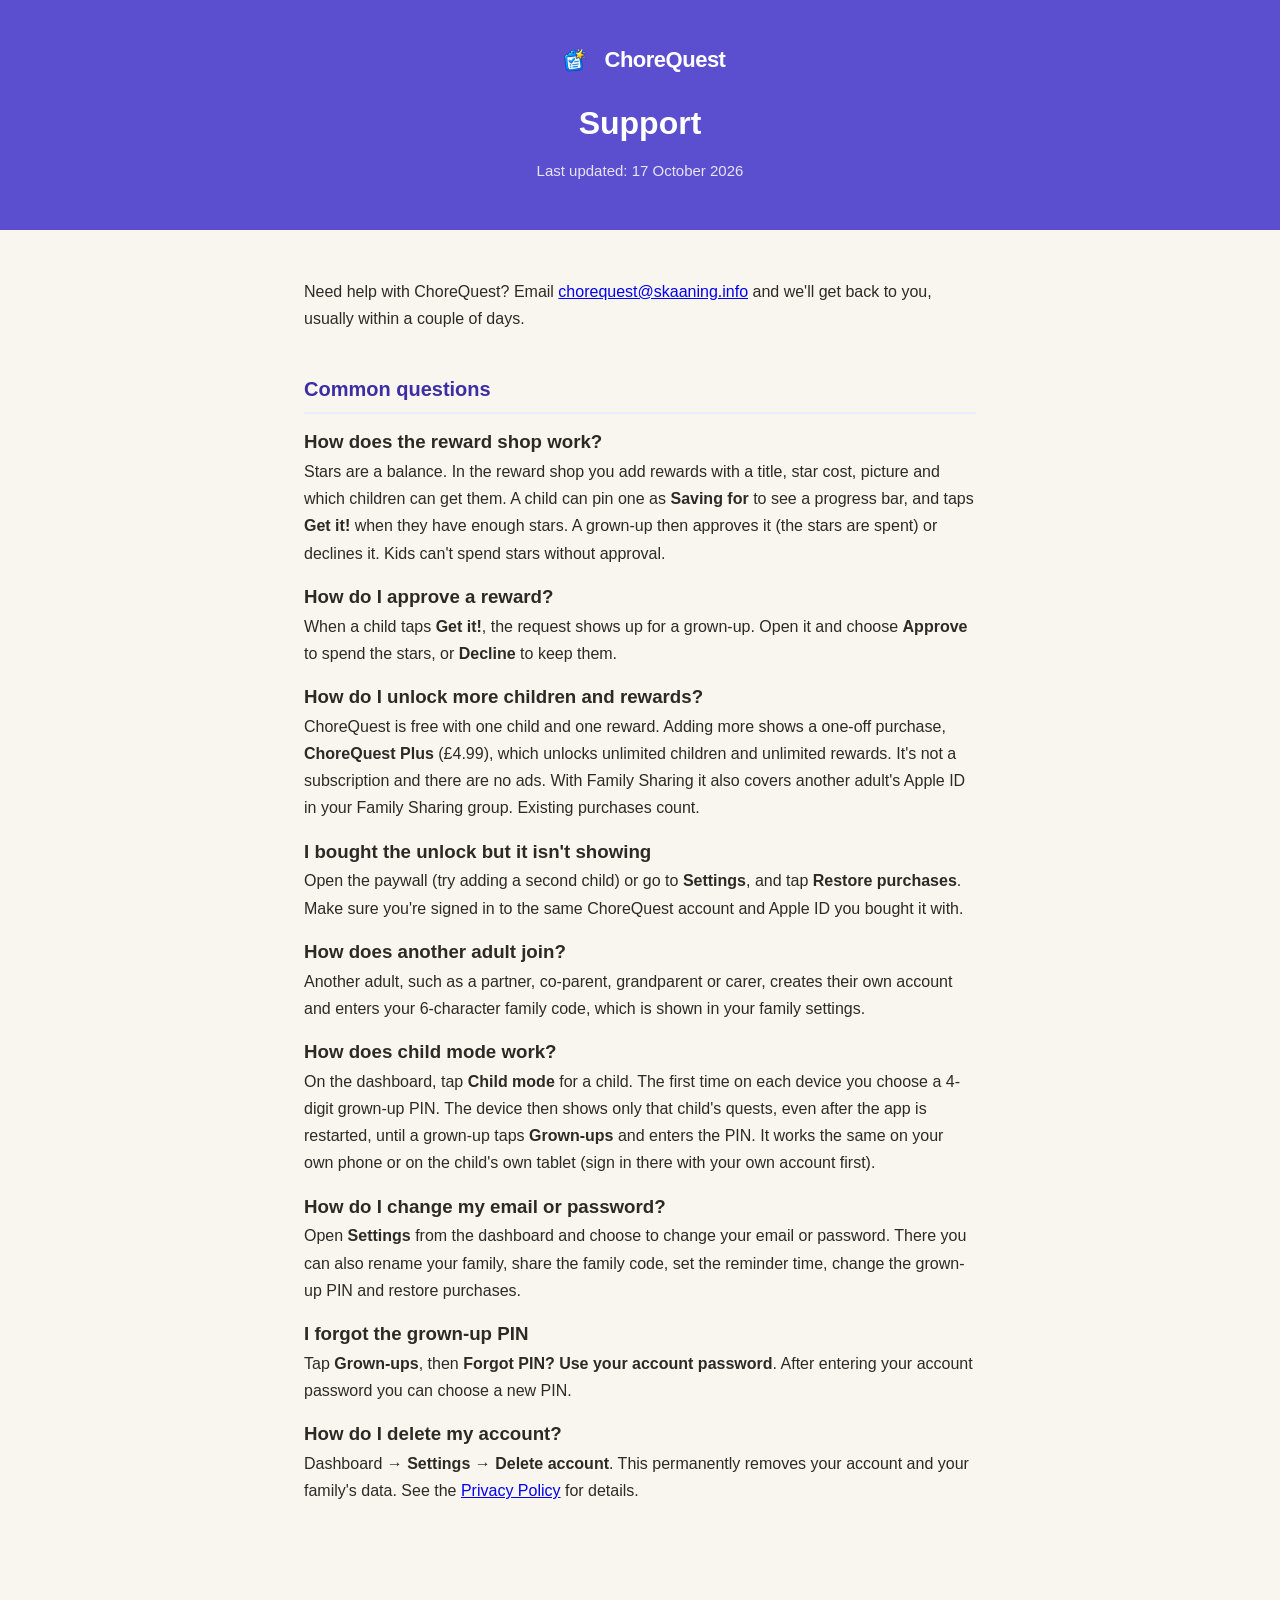
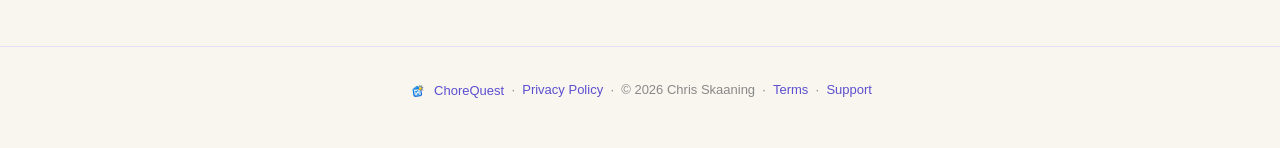
<file: support.html>
<!DOCTYPE html>
<html lang="en">
<head>
  <meta charset="UTF-8" />
  <meta name="viewport" content="width=device-width, initial-scale=1.0" />
  <meta http-equiv="Content-Security-Policy"
        content="default-src 'none'; style-src 'unsafe-inline'; font-src https://fonts.gstatic.com; img-src 'self'; connect-src 'none'; frame-ancestors 'none';" />
  <link rel="icon" type="image/png" sizes="32x32" href="img/favicon-32.png" />
  <link rel="icon" type="image/png" sizes="16x16" href="img/favicon-16.png" />
  <link rel="apple-touch-icon" href="img/apple-touch-icon.png" />
  <title>Support — ChoreQuest</title>
  <style>
    *, *::before, *::after { box-sizing: border-box; margin: 0; padding: 0; }

    body {
      font-family: -apple-system, BlinkMacSystemFont, 'Segoe UI', Roboto, sans-serif;
      background: #f9f6f0;
      color: #2d2a26;
      line-height: 1.7;
    }

    header {
      background: #5c4fcf;
      color: #fff;
      padding: 40px 24px 32px;
      text-align: center;
    }
    header a {
      display: inline-block;
      font-size: 22px;
      font-weight: 800;
      color: #fff;
      text-decoration: none;
      margin-bottom: 16px;
      letter-spacing: -0.5px;
    }
    header h1 { font-size: clamp(22px, 5vw, 32px); font-weight: 700; margin-bottom: 8px; }
    header p  { opacity: 0.85; font-size: 15px; }

    main {
      max-width: 720px;
      margin: 48px auto;
      padding: 0 24px 80px;
    }

    h2 {
      font-size: 20px;
      font-weight: 700;
      color: #3d2fa3;
      margin: 40px 0 12px;
      padding-bottom: 6px;
      border-bottom: 2px solid #ede9ff;
    }

    p  { margin-bottom: 14px; }
    ul { margin: 0 0 14px 20px; }
    li { margin-bottom: 6px; }

    .highlight {
      background: #ede9ff;
      border-left: 4px solid #5c4fcf;
      border-radius: 0 8px 8px 0;
      padding: 14px 18px;
      margin: 24px 0;
      font-size: 15px;
    }

    .data-table {
      width: 100%;
      border-collapse: collapse;
      margin-bottom: 20px;
      font-size: 14px;
    }
    .data-table th {
      background: #5c4fcf;
      color: #fff;
      text-align: left;
      padding: 10px 14px;
      font-weight: 600;
    }
    .data-table td {
      padding: 10px 14px;
      border-bottom: 1px solid #e4e0f5;
      vertical-align: top;
    }
    .data-table tr:nth-child(even) td { background: #f3f0ff; }

    footer {
      text-align: center;
      padding: 32px 24px;
      font-size: 13px;
      color: #888;
      border-top: 1px solid #e4e0f5;
    }
    footer a { color: #5c4fcf; text-decoration: none; }
    header a.brand { display: inline-flex; align-items: center; gap: 10px; }
    header a.brand img { width: 40px; height: 40px; }
    footer a.brand { display: inline-flex; align-items: center; gap: 6px; vertical-align: middle; }
    footer a.brand img { width: 20px; height: 20px; }
  </style>
</head>
<body>

<header>
  <a href="index.html" class="brand"><img src="img/logo.png" alt="" width="40" height="40" /> ChoreQuest</a>
  <h1>Support</h1>
  <p>Last updated: 17 October 2026</p>
</header>

<main>

  <p>Need help with ChoreQuest? Email <a href="mailto:chorequest@skaaning.info">chorequest@skaaning.info</a> and we'll get back to you, usually within a couple of days.</p>

  <h2>Common questions</h2>
  <h3>How does the reward shop work?</h3>
  <p>Stars are a balance. In the reward shop you add rewards with a title, star cost, picture and which children can get them. A child can pin one as <strong>Saving for</strong> to see a progress bar, and taps <strong>Get it!</strong> when they have enough stars. A grown-up then approves it (the stars are spent) or declines it. Kids can't spend stars without approval.</p>
  <h3>How do I approve a reward?</h3>
  <p>When a child taps <strong>Get it!</strong>, the request shows up for a grown-up. Open it and choose <strong>Approve</strong> to spend the stars, or <strong>Decline</strong> to keep them.</p>
  <h3>How do I unlock more children and rewards?</h3>
  <p>ChoreQuest is free with one child and one reward. Adding more shows a one-off purchase, <strong>ChoreQuest Plus</strong> (&pound;4.99), which unlocks unlimited children and unlimited rewards. It's not a subscription and there are no ads. With Family Sharing it also covers another adult's Apple ID in your Family Sharing group. Existing purchases count.</p>
  <h3>I bought the unlock but it isn't showing</h3>
  <p>Open the paywall (try adding a second child) or go to <strong>Settings</strong>, and tap <strong>Restore purchases</strong>. Make sure you're signed in to the same ChoreQuest account and Apple ID you bought it with.</p>
  <h3>How does another adult join?</h3>
  <p>Another adult, such as a partner, co-parent, grandparent or carer, creates their own account and enters your 6-character family code, which is shown in your family settings.</p>
  <h3>How does child mode work?</h3>
  <p>On the dashboard, tap <strong>Child mode</strong> for a child. The first time on each device you choose a 4-digit grown-up PIN. The device then shows only that child's quests, even after the app is restarted, until a grown-up taps <strong>Grown-ups</strong> and enters the PIN. It works the same on your own phone or on the child's own tablet (sign in there with your own account first).</p>
  <h3>How do I change my email or password?</h3>
  <p>Open <strong>Settings</strong> from the dashboard and choose to change your email or password. There you can also rename your family, share the family code, set the reminder time, change the grown-up PIN and restore purchases.</p>
  <h3>I forgot the grown-up PIN</h3>
  <p>Tap <strong>Grown-ups</strong>, then <strong>Forgot PIN? Use your account password</strong>. After entering your account password you can choose a new PIN.</p>
  <h3>How do I delete my account?</h3>
  <p>Dashboard → <strong>Settings → Delete account</strong>. This permanently removes your account and your family's data. See the <a href="privacy.html">Privacy Policy</a> for details.</p>

</main>

<footer>
  <p><a href="index.html" class="brand"><img src="img/logo.png" alt="" width="20" height="20" /> ChoreQuest</a> &nbsp;·&nbsp; <a href="privacy.html">Privacy Policy</a> &nbsp;·&nbsp; &copy; 2026 Chris Skaaning &nbsp;·&nbsp; <a href="terms.html">Terms</a> &nbsp;·&nbsp; <a href="support.html">Support</a></p>
</footer>

</body>
</html>
</file>
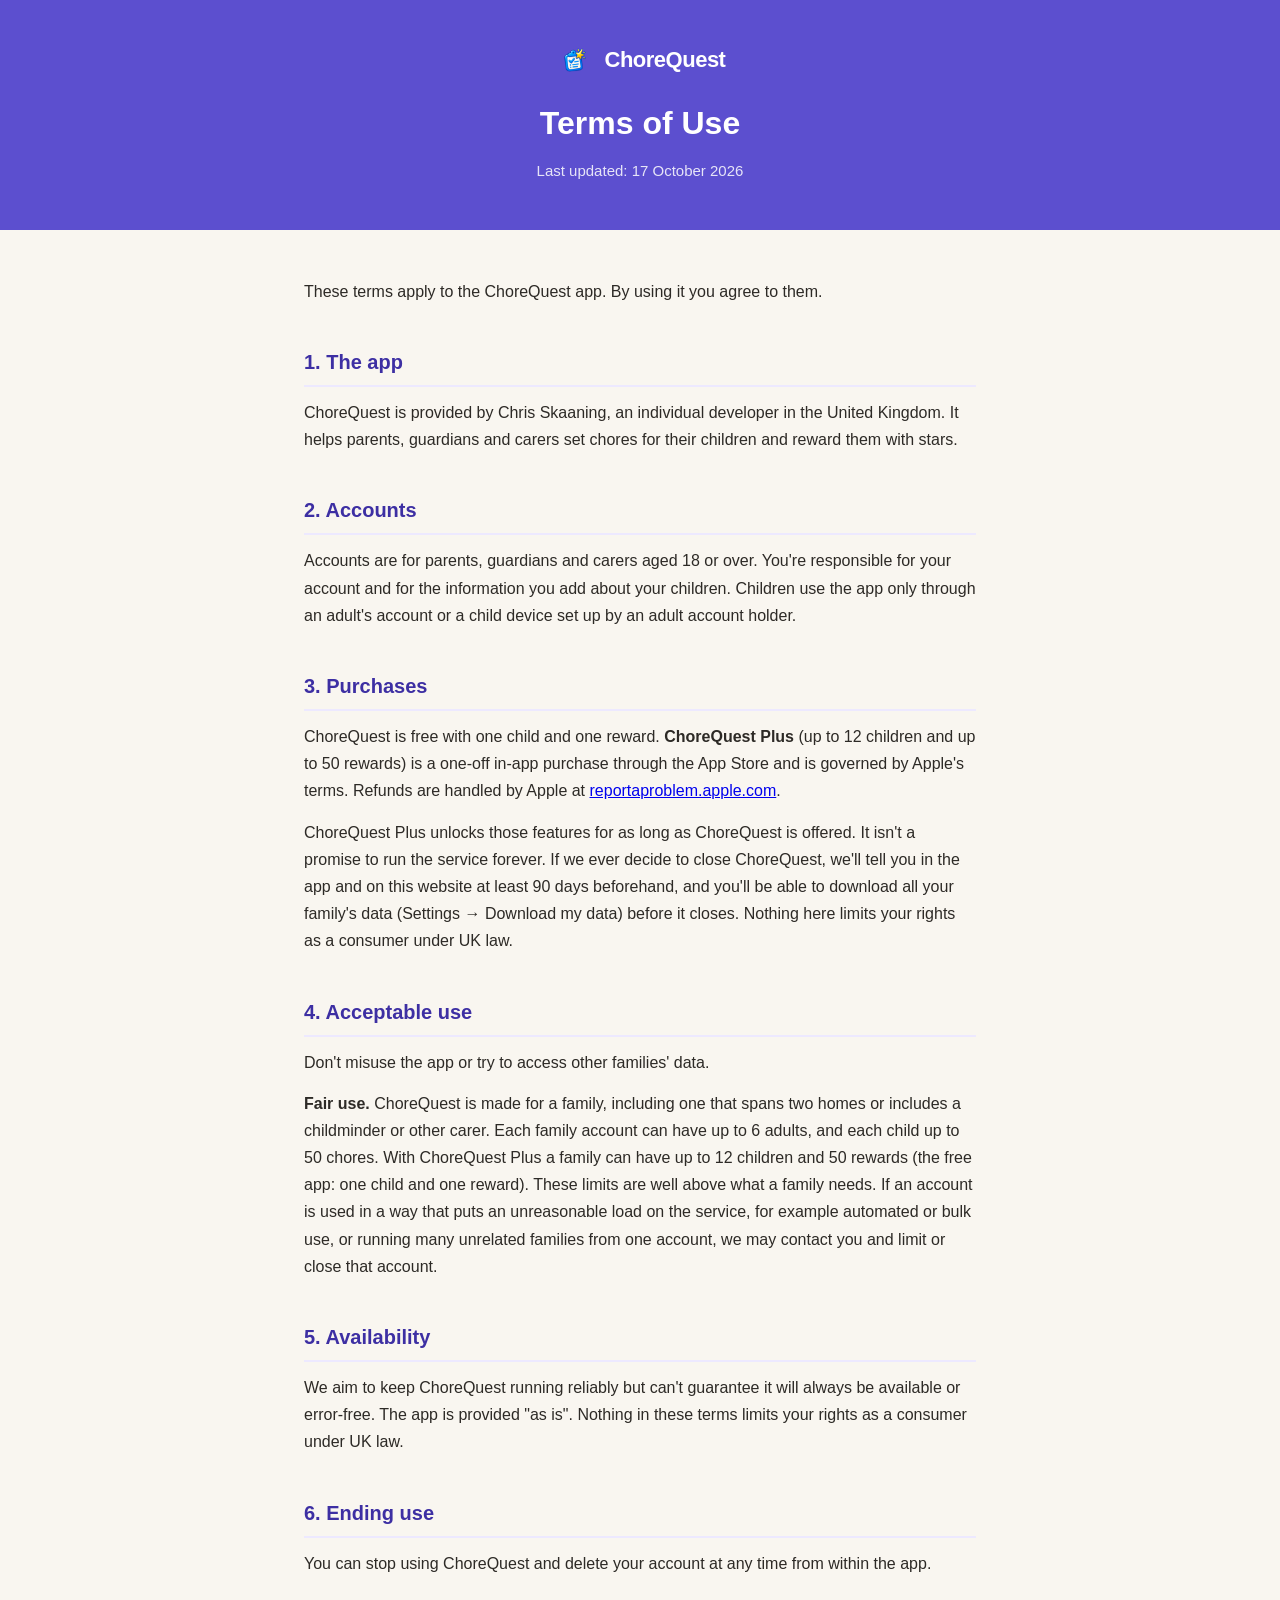
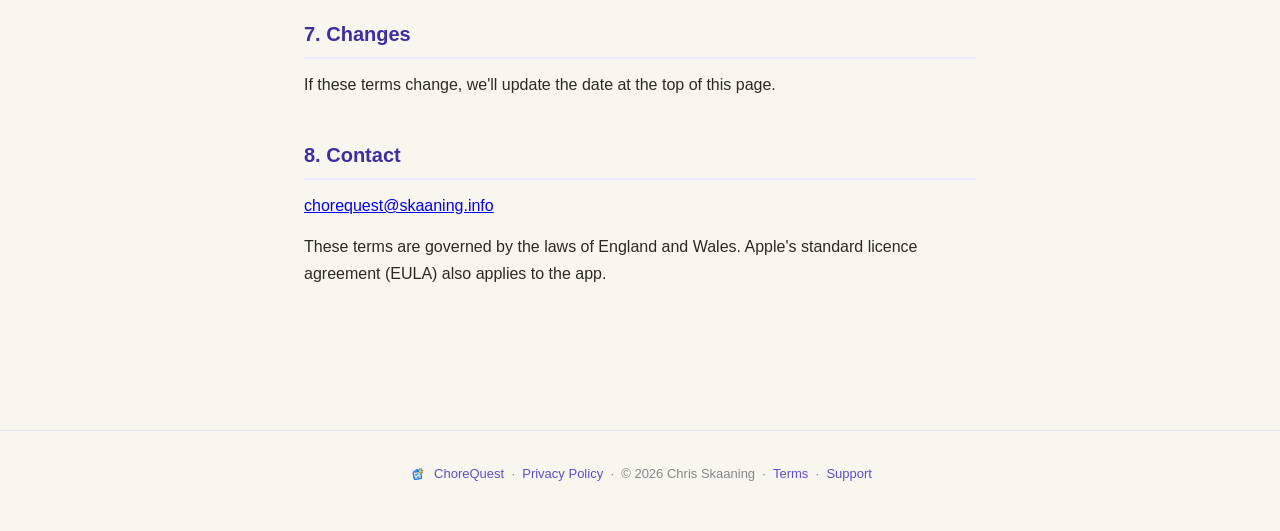
<file: terms.html>
<!DOCTYPE html>
<html lang="en">
<head>
  <meta charset="UTF-8" />
  <meta name="viewport" content="width=device-width, initial-scale=1.0" />
  <meta http-equiv="Content-Security-Policy"
        content="default-src 'none'; style-src 'unsafe-inline'; font-src https://fonts.gstatic.com; img-src 'self'; connect-src 'none'; frame-ancestors 'none';" />
  <link rel="icon" type="image/png" sizes="32x32" href="img/favicon-32.png" />
  <link rel="icon" type="image/png" sizes="16x16" href="img/favicon-16.png" />
  <link rel="apple-touch-icon" href="img/apple-touch-icon.png" />
  <title>Terms of Use — ChoreQuest</title>
  <style>
    *, *::before, *::after { box-sizing: border-box; margin: 0; padding: 0; }

    body {
      font-family: -apple-system, BlinkMacSystemFont, 'Segoe UI', Roboto, sans-serif;
      background: #f9f6f0;
      color: #2d2a26;
      line-height: 1.7;
    }

    header {
      background: #5c4fcf;
      color: #fff;
      padding: 40px 24px 32px;
      text-align: center;
    }
    header a {
      display: inline-block;
      font-size: 22px;
      font-weight: 800;
      color: #fff;
      text-decoration: none;
      margin-bottom: 16px;
      letter-spacing: -0.5px;
    }
    header h1 { font-size: clamp(22px, 5vw, 32px); font-weight: 700; margin-bottom: 8px; }
    header p  { opacity: 0.85; font-size: 15px; }

    main {
      max-width: 720px;
      margin: 48px auto;
      padding: 0 24px 80px;
    }

    h2 {
      font-size: 20px;
      font-weight: 700;
      color: #3d2fa3;
      margin: 40px 0 12px;
      padding-bottom: 6px;
      border-bottom: 2px solid #ede9ff;
    }

    p  { margin-bottom: 14px; }
    ul { margin: 0 0 14px 20px; }
    li { margin-bottom: 6px; }

    .highlight {
      background: #ede9ff;
      border-left: 4px solid #5c4fcf;
      border-radius: 0 8px 8px 0;
      padding: 14px 18px;
      margin: 24px 0;
      font-size: 15px;
    }

    .data-table {
      width: 100%;
      border-collapse: collapse;
      margin-bottom: 20px;
      font-size: 14px;
    }
    .data-table th {
      background: #5c4fcf;
      color: #fff;
      text-align: left;
      padding: 10px 14px;
      font-weight: 600;
    }
    .data-table td {
      padding: 10px 14px;
      border-bottom: 1px solid #e4e0f5;
      vertical-align: top;
    }
    .data-table tr:nth-child(even) td { background: #f3f0ff; }

    footer {
      text-align: center;
      padding: 32px 24px;
      font-size: 13px;
      color: #888;
      border-top: 1px solid #e4e0f5;
    }
    footer a { color: #5c4fcf; text-decoration: none; }
    header a.brand { display: inline-flex; align-items: center; gap: 10px; }
    header a.brand img { width: 40px; height: 40px; }
    footer a.brand { display: inline-flex; align-items: center; gap: 6px; vertical-align: middle; }
    footer a.brand img { width: 20px; height: 20px; }
  </style>
</head>
<body>

<header>
  <a href="index.html" class="brand"><img src="img/logo.png" alt="" width="40" height="40" /> ChoreQuest</a>
  <h1>Terms of Use</h1>
  <p>Last updated: 17 October 2026</p>
</header>

<main>

  <p>These terms apply to the ChoreQuest app. By using it you agree to them.</p>
  <h2>1. The app</h2>
  <p>ChoreQuest is provided by Chris Skaaning, an individual developer in the United Kingdom. It helps parents, guardians and carers set chores for their children and reward them with stars.</p>
  <h2>2. Accounts</h2>
  <p>Accounts are for parents, guardians and carers aged 18 or over. You're responsible for your account and for the information you add about your children. Children use the app only through an adult's account or a child device set up by an adult account holder.</p>
  <h2>3. Purchases</h2>
  <p>ChoreQuest is free with one child and one reward. <strong>ChoreQuest Plus</strong> (up to 12 children and up to 50 rewards) is a one-off in-app purchase through the App Store and is governed by Apple's terms. Refunds are handled by Apple at <a href="https://reportaproblem.apple.com">reportaproblem.apple.com</a>.</p>
  <p>ChoreQuest Plus unlocks those features for as long as ChoreQuest is offered. It isn't a promise to run the service forever. If we ever decide to close ChoreQuest, we'll tell you in the app and on this website at least 90 days beforehand, and you'll be able to download all your family's data (Settings &rarr; Download my data) before it closes. Nothing here limits your rights as a consumer under UK law.</p>
  <h2>4. Acceptable use</h2>
  <p>Don't misuse the app or try to access other families' data.</p>
  <p><strong>Fair use.</strong> ChoreQuest is made for a family, including one that spans two homes or includes a childminder or other carer. Each family account can have up to 6 adults, and each child up to 50 chores. With ChoreQuest Plus a family can have up to 12 children and 50 rewards (the free app: one child and one reward). These limits are well above what a family needs. If an account is used in a way that puts an unreasonable load on the service, for example automated or bulk use, or running many unrelated families from one account, we may contact you and limit or close that account.</p>
  <h2>5. Availability</h2>
  <p>We aim to keep ChoreQuest running reliably but can't guarantee it will always be available or error-free. The app is provided "as is". Nothing in these terms limits your rights as a consumer under UK law.</p>
  <h2>6. Ending use</h2>
  <p>You can stop using ChoreQuest and delete your account at any time from within the app.</p>
  <h2>7. Changes</h2>
  <p>If these terms change, we'll update the date at the top of this page.</p>
  <h2>8. Contact</h2>
  <p><a href="mailto:chorequest@skaaning.info">chorequest@skaaning.info</a></p>
  <p>These terms are governed by the laws of England and Wales. Apple's standard licence agreement (EULA) also applies to the app.</p>

</main>

<footer>
  <p><a href="index.html" class="brand"><img src="img/logo.png" alt="" width="20" height="20" /> ChoreQuest</a> &nbsp;·&nbsp; <a href="privacy.html">Privacy Policy</a> &nbsp;·&nbsp; &copy; 2026 Chris Skaaning &nbsp;·&nbsp; <a href="terms.html">Terms</a> &nbsp;·&nbsp; <a href="support.html">Support</a></p>
</footer>

</body>
</html>
</file>
<file: css/site.css>
*, *::before, *::after { box-sizing: border-box; margin: 0; padding: 0; }

:root {
  --amber: #FFC107;
  --amber-dark: #E0A000;
  --blue: #2196F3;
  --blue-dark: #1565C0;
  --ink: #3B2A1A;          /* dark wood: game borders + text on cream */
  --text: #2B2118;
  --muted: #5A4A3A;
  --cream: #FFF6E0;
  --parchment: #F6E7C8;
  --wood: #B8793E;
  --wood-dark: #7A4B22;
  --grass: #6DBE45;
  --grass-dark: #4C9A32;
  --sky: #BFE6FF;
  --white: #FFFFFF;
  --line: #E7DCC6;
  --px: 4px;                /* pixel border unit */
  --font-ui: "Jersey 10", ui-monospace, monospace;
  --font-body: "Nunito", system-ui, -apple-system, "Segoe UI", Roboto, sans-serif;
  --gutter: 24px;
}

html { scroll-behavior: smooth; scroll-padding-top: 16px; }
body {
  background: var(--cream);
  color: var(--text);
  font-family: var(--font-body);
  font-size: 18px;
  line-height: 1.6;
  -webkit-font-smoothing: antialiased;
}
img, svg { display: block; max-width: 100%; }
a { color: var(--blue-dark); }
:focus-visible { outline: 3px solid var(--blue-dark); outline-offset: 3px; border-radius: 2px; }
.sr { position: absolute; width: 1px; height: 1px; overflow: hidden; clip: rect(0 0 0 0); white-space: nowrap; }
.skip-link { position: absolute; left: 8px; top: -60px; background: var(--ink); color: var(--cream); padding: 10px 14px; z-index: 100; }
.skip-link:focus { top: 8px; }
.wrap { width: 100%; max-width: 1180px; margin: 0 auto; padding: 0 var(--gutter); }
.ui { font-family: var(--font-ui); font-size-adjust: cap-height 0.66; font-synthesis-weight: none; font-weight: 600; letter-spacing: .02em; }
.px-star { width: 1em; height: 1em; display: inline-block; vertical-align: -.12em; fill: var(--amber); shape-rendering: crispEdges; }

/* ---------- Nav ---------- */
.nav { background: var(--cream); border-bottom: var(--px) solid var(--ink); }
.nav .wrap { display: flex; align-items: center; justify-content: space-between; gap: 12px 24px; flex-wrap: wrap; padding-top: 10px; padding-bottom: 10px; }
.brand { display: inline-flex; align-items: center; gap: 10px; text-decoration: none; color: var(--ink); font-weight: 800; font-size: 22px; }
.brand img { width: 44px; height: 44px; }
.nav-links { display: flex; flex-wrap: wrap; gap: 4px 22px; list-style: none; }
.nav-links a { color: var(--ink); font-weight: 700; font-size: 16px; text-decoration: none; padding: 6px 0; border-bottom: 3px solid transparent; }
.nav-links a:hover { border-bottom-color: var(--blue); }
.btn-px {
  display: inline-block; font-family: var(--font-ui); font-size-adjust: cap-height 0.66; font-synthesis-weight: none; font-weight: 700; font-size: 16px; text-decoration: none;
  background: var(--amber); color: var(--ink); border: var(--px) solid var(--ink); box-shadow: 4px 4px 0 var(--ink);
  padding: 8px 14px; line-height: 1.2;
}
.btn-px:hover { background: #FFD54F; }
.btn-px:active { transform: translate(2px, 2px); box-shadow: 2px 2px 0 var(--ink); }

/* ---------- Hero ---------- */
.hero {
  background:
    linear-gradient(to bottom, transparent calc(100% - 24px), var(--grass) calc(100% - 24px), var(--grass) calc(100% - 16px), var(--grass-dark) calc(100% - 16px)),
    var(--sky);
  border-bottom: var(--px) solid var(--ink);
  padding: 56px 0 72px;
}
.hero .wrap { display: grid; grid-template-columns: 1.4fr 1fr; gap: 40px; align-items: center; }
.hero h1 { font-family: var(--font-ui); font-size-adjust: cap-height 0.66; font-synthesis-weight: none; font-weight: 700; font-size: clamp(40px, 7vw, 72px); line-height: 1.02; color: var(--ink); }
.hero h1 span { color: var(--blue-dark); }
.hero p.sub { font-size: 21px; max-width: 34ch; margin: 20px 0 28px; color: var(--text); font-weight: 600; }
.store-badge {
  display: inline-flex; flex-direction: column; text-decoration: none; background: var(--ink); color: var(--cream);
  border: var(--px) solid var(--ink); box-shadow: 4px 4px 0 var(--blue-dark); padding: 8px 22px 8px 16px; border-radius: 0;
}
.store-badge small { font-size: 12px; font-weight: 700; letter-spacing: .08em; text-transform: uppercase; color: var(--amber); }
.store-badge strong { font-family: var(--font-ui); font-size-adjust: cap-height 0.66; font-synthesis-weight: none; font-size: 26px; line-height: 1.1; }
.store-badge:hover { background: #4d3822; }
.hero-links { display: flex; flex-wrap: wrap; gap: 8px 26px; margin-top: 26px; font-weight: 800; }
.hero-links a { color: var(--ink); }
.hero-item { justify-self: center; position: relative; transform: rotate(-3deg); }
.hero-item .slot {
  width: min(280px, 70vw); aspect-ratio: 1; background: var(--parchment); border: var(--px) solid var(--ink);
  box-shadow: 8px 8px 0 var(--ink), inset 0 0 0 4px var(--wood); display: grid; place-items: center;
}
.hero-item img { width: 82%; image-rendering: auto; }
.hero-item .tag { position: absolute; left: -10px; bottom: -14px; background: var(--amber); border: 3px solid var(--ink); padding: 2px 10px; font-size: 14px; color: var(--ink); transform: rotate(3deg); }

/* ---------- Story ---------- */
.story { background: var(--parchment); border-bottom: var(--px) solid var(--ink); padding: 48px 0 40px; }
.story-head { display: flex; flex-wrap: wrap; align-items: baseline; justify-content: space-between; gap: 8px 24px; margin-bottom: 24px; }
.story-head h2 { font-family: var(--font-ui); font-size-adjust: cap-height 0.66; font-synthesis-weight: none; font-size: clamp(30px, 5vw, 44px); line-height: 1.1; color: var(--ink); }
.story-head a { font-weight: 800; color: var(--blue-dark); }
.story-grid { display: grid; grid-template-columns: minmax(340px, 5fr) 6fr; gap: 48px; align-items: start; }

.stage {
  position: sticky; top: 16px; z-index: 5; height: min(calc(100vh - 32px), 780px); min-height: 420px;
  background: #63C3FC; border: var(--px) solid var(--ink); box-shadow: 8px 8px 0 var(--ink);
  display: flex; flex-direction: column; overflow: hidden;
}
.hud { display: flex; align-items: center; justify-content: space-between; gap: 10px; background: var(--ink); color: var(--cream); padding: 8px 10px; font-family: var(--font-ui); font-size-adjust: cap-height 0.66; font-synthesis-weight: none; font-size: 16px; flex: none; }
.hud-stars { display: inline-flex; align-items: center; gap: 6px; font-size: 20px; }
.hud-stars .px-star { width: 22px; height: 22px; }
.hud-stars.pop { animation: pop .3s steps(3); }
@keyframes pop { 50% { transform: scale(1.35); } }
.hud-goal { display: flex; align-items: center; gap: 8px; min-width: 0; }
.hud-goal .lbl { white-space: nowrap; font-size: 14px; }
.bar { display: flex; gap: 2px; border: 3px solid var(--cream); padding: 2px; background: #2a1d11; }
.bar i { display: block; width: 16px; height: 12px; background: #4a3826; }
.bar i.on { background: var(--amber); }
.stage.reward .bar { animation: blink .6s steps(2) infinite; }
@keyframes blink { 50% { border-color: var(--amber); } }

.house-wrap { flex: 1; min-height: 0; container-type: size; display: flex; justify-content: center; align-items: flex-end; }
.house { position: relative; width: min(100cqw, calc(100cqh * 1024 / 1246)); aspect-ratio: 1024 / 1246; image-rendering: pixelated; background: url("../img/house.png") center / 100% 100% no-repeat; }

.dog-pop { position: absolute; transform: translate(-50%, -100%); display: none; font-family: var(--font-ui); font-size-adjust: cap-height 0.66; font-synthesis-weight: none; font-weight: 700; font-size: 22px; color: var(--ink); background: var(--amber); border: 3px solid var(--ink); padding: 0 8px; z-index: 6; white-space: nowrap; }
.stage.dog-happy .dog-pop { display: block; animation: floatup 1.4s steps(7) both; }
@keyframes floatup { from { margin-top: 0; } to { margin-top: -28px; } }

/* kid sprite sheet: 6 frames in a row (123x193 each) */
.kid { position: absolute; width: 9%; aspect-ratio: 123 / 193; transform: translate(-50%, -100%); z-index: 4; --frame: 0; image-rendering: pixelated; transition-property: left, top; transition-timing-function: linear; }
.kid .sheet { width: 100%; height: 100%; background: url("../img/kid.png") no-repeat; background-size: 600% 100%; background-position: calc(var(--frame) * 20%) 0; image-rendering: pixelated; }
.kid.cheer .sheet { animation: bob .4s steps(2) infinite; }
@keyframes bob { 50% { transform: translateY(-4px); } }

/* phone panel */
.phone { position: absolute; right: 3%; bottom: 2%; width: 38%; max-width: 190px; z-index: 6; background: var(--ink); border: 3px solid var(--ink); border-radius: 10px; padding: 10px 6px 8px; box-shadow: 4px 4px 0 rgba(0,0,0,.35); display: none; text-align: center; }
.stage.show-phone .phone { display: block; animation: drop .4s steps(4) both; }
.phone .screen { background: var(--cream); padding: 6px 6px 8px; font-family: var(--font-ui); font-size-adjust: cap-height 0.66; font-synthesis-weight: none; font-size: 13px; line-height: 1.2; color: var(--ink); }
.phone .tick { margin: 8px auto 0; width: 36px; height: 30px; background: #CFC7B5; border: 3px solid var(--ink); display: grid; place-items: center; }
.phone .tick svg { width: 18px; height: 18px; fill: #fff; }
.stage.approved .phone .tick { background: #4CAF50; animation: pop .3s steps(3); }

.logo-item { position: absolute; width: 11%; transform: translate(-50%, -100%); display: none; z-index: 3; }
.stage.reward .logo-item { display: block; animation: float 1s steps(4) infinite alternate; }
.logo-item img { width: 100%; animation: glow .8s steps(2) infinite alternate; }
@keyframes float { to { transform: translate(-50%, calc(-100% - 6px)); } }
@keyframes glow { from { filter: drop-shadow(2px 0 0 var(--amber)) drop-shadow(-2px 0 0 var(--amber)) drop-shadow(0 2px 0 var(--amber)) drop-shadow(0 -2px 0 var(--amber)); } to { filter: drop-shadow(3px 0 0 #fff) drop-shadow(-3px 0 0 #fff) drop-shadow(0 3px 0 #fff) drop-shadow(0 -3px 0 #fff); } }
.fly { position: absolute; left: 0; top: 0; width: 28px; height: 28px; z-index: 10; pointer-events: none; fill: var(--amber); }

/* beats + cards */
.beats { padding-bottom: 12vh; }
.beat { min-height: 88vh; display: flex; align-items: center; }
.beat:nth-child(even) .card { margin-left: 40px; }
.card {
  width: 100%; max-width: 520px; background: var(--cream); color: var(--ink); border: var(--px) solid var(--ink);
  box-shadow: 6px 6px 0 var(--ink); padding: 18px 20px 20px; position: relative;
}
.card::before { content: ""; position: absolute; left: -4px; top: -4px; right: -4px; height: 8px; background: var(--wood); border: 4px solid var(--ink); border-bottom: 0; display: none; }
.beat.is-active .card { background: #fff; box-shadow: 8px 8px 0 var(--blue-dark); transform: translate(-2px, -2px); }
.card .kicker { font-family: var(--font-ui); font-size-adjust: cap-height 0.66; font-synthesis-weight: none; font-size: 14px; color: var(--blue-dark); text-transform: uppercase; letter-spacing: .06em; font-weight: 700; }
.card h3 { font-family: var(--font-ui); font-size-adjust: cap-height 0.66; font-synthesis-weight: none; font-size: 26px; line-height: 1.15; margin: 4px 0 10px; }
.card p { font-size: 17px; color: var(--text); margin-bottom: 8px; }
.quests { list-style: none; margin: 12px 0 4px; }
.quests li { display: flex; justify-content: space-between; align-items: center; gap: 12px; background: var(--parchment); border: 3px solid var(--ink); padding: 8px 12px; margin-bottom: 8px; font-family: var(--font-ui); font-size-adjust: cap-height 0.66; font-synthesis-weight: none; font-size: 18px; }
.quests .stars { display: inline-flex; gap: 2px; font-size: 18px; }
.banner { display: inline-block; margin-top: 6px; font-family: var(--font-ui); font-size-adjust: cap-height 0.66; font-synthesis-weight: none; font-size: 17px; background: var(--amber); border: 3px solid var(--ink); padding: 4px 10px; }
.plus { font-family: var(--font-ui); font-size-adjust: cap-height 0.66; font-synthesis-weight: none; font-weight: 700; color: #1B5E20; }
.card .store-badge { margin-top: 12px; }

/* ---------- Plain section ---------- */
.plain { background: var(--white); }
.section { padding: 88px 0; }
.section.alt { background: var(--cream); }
.section h2 { font-size: clamp(30px, 4vw, 40px); line-height: 1.15; color: var(--ink); font-weight: 800; margin-bottom: 14px; }
.section .lead { max-width: 62ch; color: var(--muted); font-size: 19px; margin-bottom: 40px; }
.steps { list-style: none; display: grid; grid-template-columns: repeat(3, 1fr); gap: 32px; counter-reset: s; max-width: 980px; }
.steps li { counter-increment: s; border-top: 4px solid var(--blue); padding-top: 14px; }
.steps li:nth-child(2) { margin-top: 28px; border-top-color: var(--amber); } .steps li:nth-child(3) { margin-top: 56px; border-top-color: var(--blue-dark); }
.steps li::before { content: counter(s); display: block; font-family: var(--font-ui); font-size-adjust: cap-height 0.66; font-synthesis-weight: none; font-size: 34px; color: var(--blue-dark); line-height: 1; margin-bottom: 8px; }
.steps h3 { font-size: 22px; margin-bottom: 6px; color: var(--ink); }
.steps p { max-width: 32ch; color: var(--muted); }
.features { display: grid; grid-template-columns: 1fr 1fr; gap: 36px 64px; max-width: 980px; }
.features h3 { font-size: 21px; color: var(--ink); margin-bottom: 4px; padding-left: 16px; border-left: 6px solid var(--amber); }
.features p { max-width: 46ch; color: var(--muted); padding-left: 22px; }
.features > div:nth-child(even) { transform: translateY(24px); }
.price-grid { display: grid; grid-template-columns: 1fr 1.2fr; gap: 24px; max-width: 820px; }
.price { border: 2px solid var(--ink); border-radius: 6px; padding: 26px 26px 28px; background: var(--white); }
.price.paid { background: #FFF8DC; border-color: var(--ink); box-shadow: 6px 6px 0 var(--amber); }
.price .amt { font-size: 44px; font-weight: 800; color: var(--ink); line-height: 1.1; }
.price h3 { font-size: 18px; color: var(--muted); text-transform: uppercase; letter-spacing: .08em; margin-bottom: 4px; }
.price p { margin-top: 8px; color: var(--muted); }
.price-note { margin-top: 28px; max-width: 62ch; color: var(--muted); }
.price-note strong { color: var(--ink); }
.privacy-p { max-width: 62ch; color: var(--muted); }
details { max-width: 720px; border-bottom: 2px solid var(--line); }
summary { cursor: pointer; list-style: none; padding: 18px 40px 18px 0; font-weight: 800; font-size: 19px; color: var(--ink); position: relative; }
summary::-webkit-details-marker { display: none; }
summary::after { content: "+"; position: absolute; right: 6px; top: 12px; font-family: var(--font-ui); font-size-adjust: cap-height 0.66; font-synthesis-weight: none; font-size: 28px; color: var(--blue-dark); }
details[open] summary::after { content: "\2212"; }
details p { padding: 0 0 20px; max-width: 62ch; color: var(--muted); }
.maker { display: grid; grid-template-columns: 96px 1fr; gap: 24px; align-items: center; max-width: 720px; }
.maker img { width: 96px; height: 96px; }
.maker p { color: var(--muted); }
.maker h2 { font-size: 28px; margin-bottom: 6px; }

/* ---------- Footer ---------- */
.foot { background: var(--ink); color: var(--cream); padding: 36px 0; }
.foot .wrap { display: flex; flex-wrap: wrap; align-items: center; justify-content: space-between; gap: 16px 32px; }
.foot .brand { color: var(--cream); font-size: 20px; }
.foot .brand img { width: 36px; height: 36px; }
.foot nav { display: flex; gap: 8px 22px; flex-wrap: wrap; }
.foot a { color: var(--cream); font-weight: 700; }
.foot a:focus-visible { outline-color: var(--amber); }
.foot small { font-size: 15px; color: #E6D8BC; }

/* ---------- Phones ---------- */
@media (max-width: 900px) {
  .hero .wrap { grid-template-columns: 1fr; }
  .hero-item { justify-self: start; margin-left: 8px; }
  .steps { grid-template-columns: 1fr; gap: 28px; } .steps li:nth-child(n) { margin-top: 0; }
  .features { grid-template-columns: 1fr; } .features > div:nth-child(even) { transform: none; }
  .price-grid { grid-template-columns: 1fr; }
}
@media (max-width: 700px) {
  :root { --gutter: 16px; }
  body { font-size: 17px; }
  .nav .wrap { row-gap: 4px; }
  .nav-links { order: 3; width: 100%; gap: 2px 16px; }
  .nav-links a { font-size: 15px; }
  .nav .btn-px { font-size: 14px; padding: 6px 10px; }
  .hero { padding: 36px 0 56px; }
  .section { padding: 56px 0; }
  .story { padding: 32px 0 24px; }
  .story-grid { display: block; }
  .stage { top: 8px; height: 44vh; height: 44svh; min-height: 260px; box-shadow: 4px 4px 0 var(--ink); }
  .hud { font-size: 13px; padding: 6px 8px; }
  .hud-stars { font-size: 17px; } .hud-stars .px-star { width: 18px; height: 18px; }
  .hud-goal .lbl { font-size: 12px; }
  .bar i { width: 10px; height: 10px; }
  .beat { min-height: 42vh; align-items: flex-start; padding-top: 24px; }
  .beat:nth-child(even) .card { margin-left: 0; }
  .beats { padding-bottom: 50vh; }
  .card { padding: 14px 14px 16px; box-shadow: 4px 4px 0 var(--ink); }
  .beat.is-active .card { box-shadow: 5px 5px 0 var(--blue-dark); }
  .card h3 { font-size: 21px; } .card p { font-size: 16px; }
  .quests li { font-size: 16px; padding: 6px 10px; }
  .maker { grid-template-columns: 64px 1fr; gap: 16px; } .maker img { width: 64px; height: 64px; }
  .phone { width: 46%; } .phone .screen { font-size: 11px; }
}

@media (prefers-reduced-motion: reduce) {
  html { scroll-behavior: auto; }
  .kid { transition: none; }
  *, *::before, *::after { animation: none !important; }
}
@keyframes drop { from { transform: translateY(-14px); opacity: 0; } }
.sprites { position: absolute; width: 0; height: 0; }
.foot nav a { text-decoration: underline; }
.hud, .banner { font-family: var(--font-body); font-weight: 800; }
.logo-item img { height: auto; }
</file>
